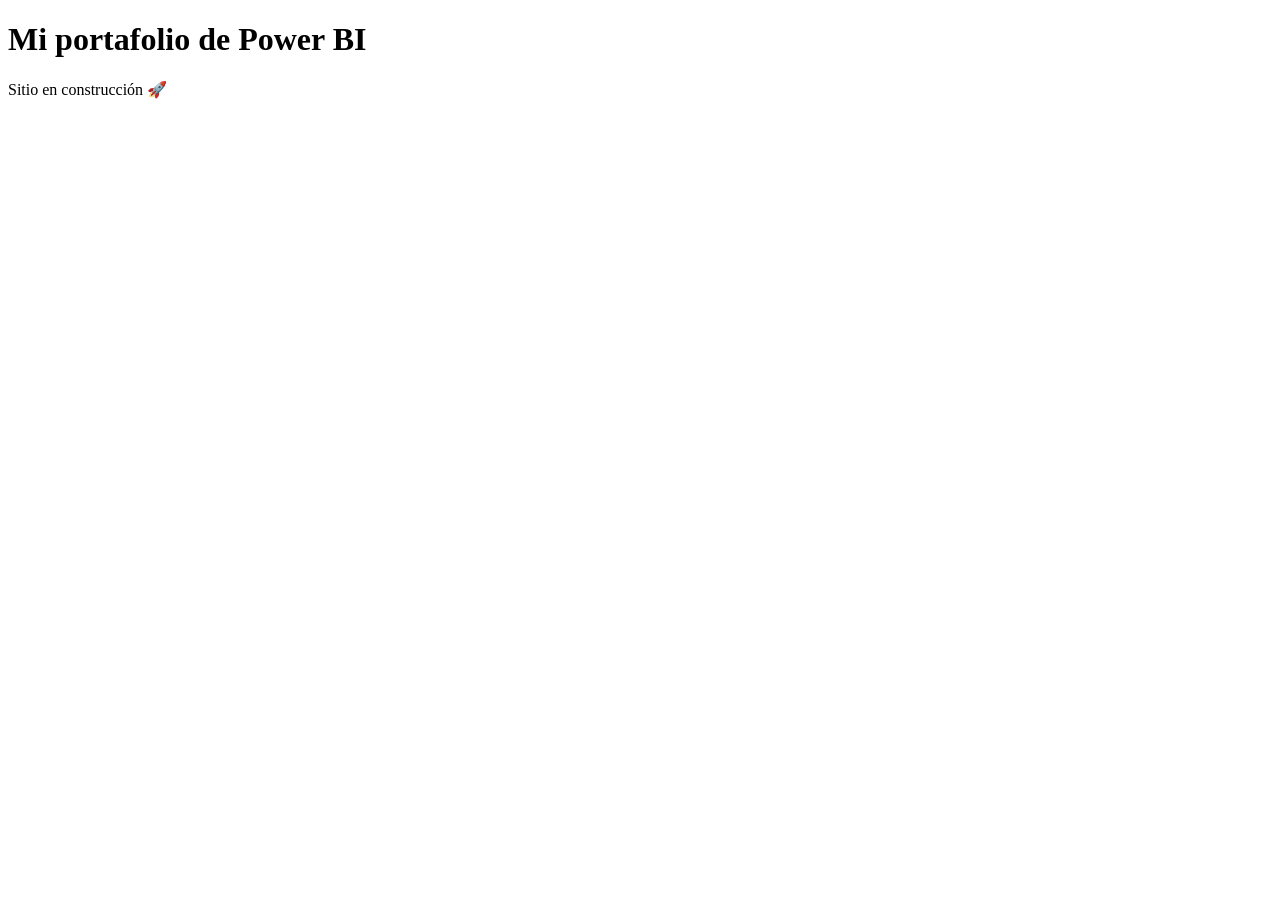
<file: Index.html>
<!DOCTYPE html>
<html lang="es">
<head>
    <meta charset="UTF-8">
    <title>Portafolio de Bryan</title>
</head>
<body>
    <h1>Mi portafolio de Power BI</h1>
    <p>Sitio en construcción 🚀</p>
</body>
</html>
</file>
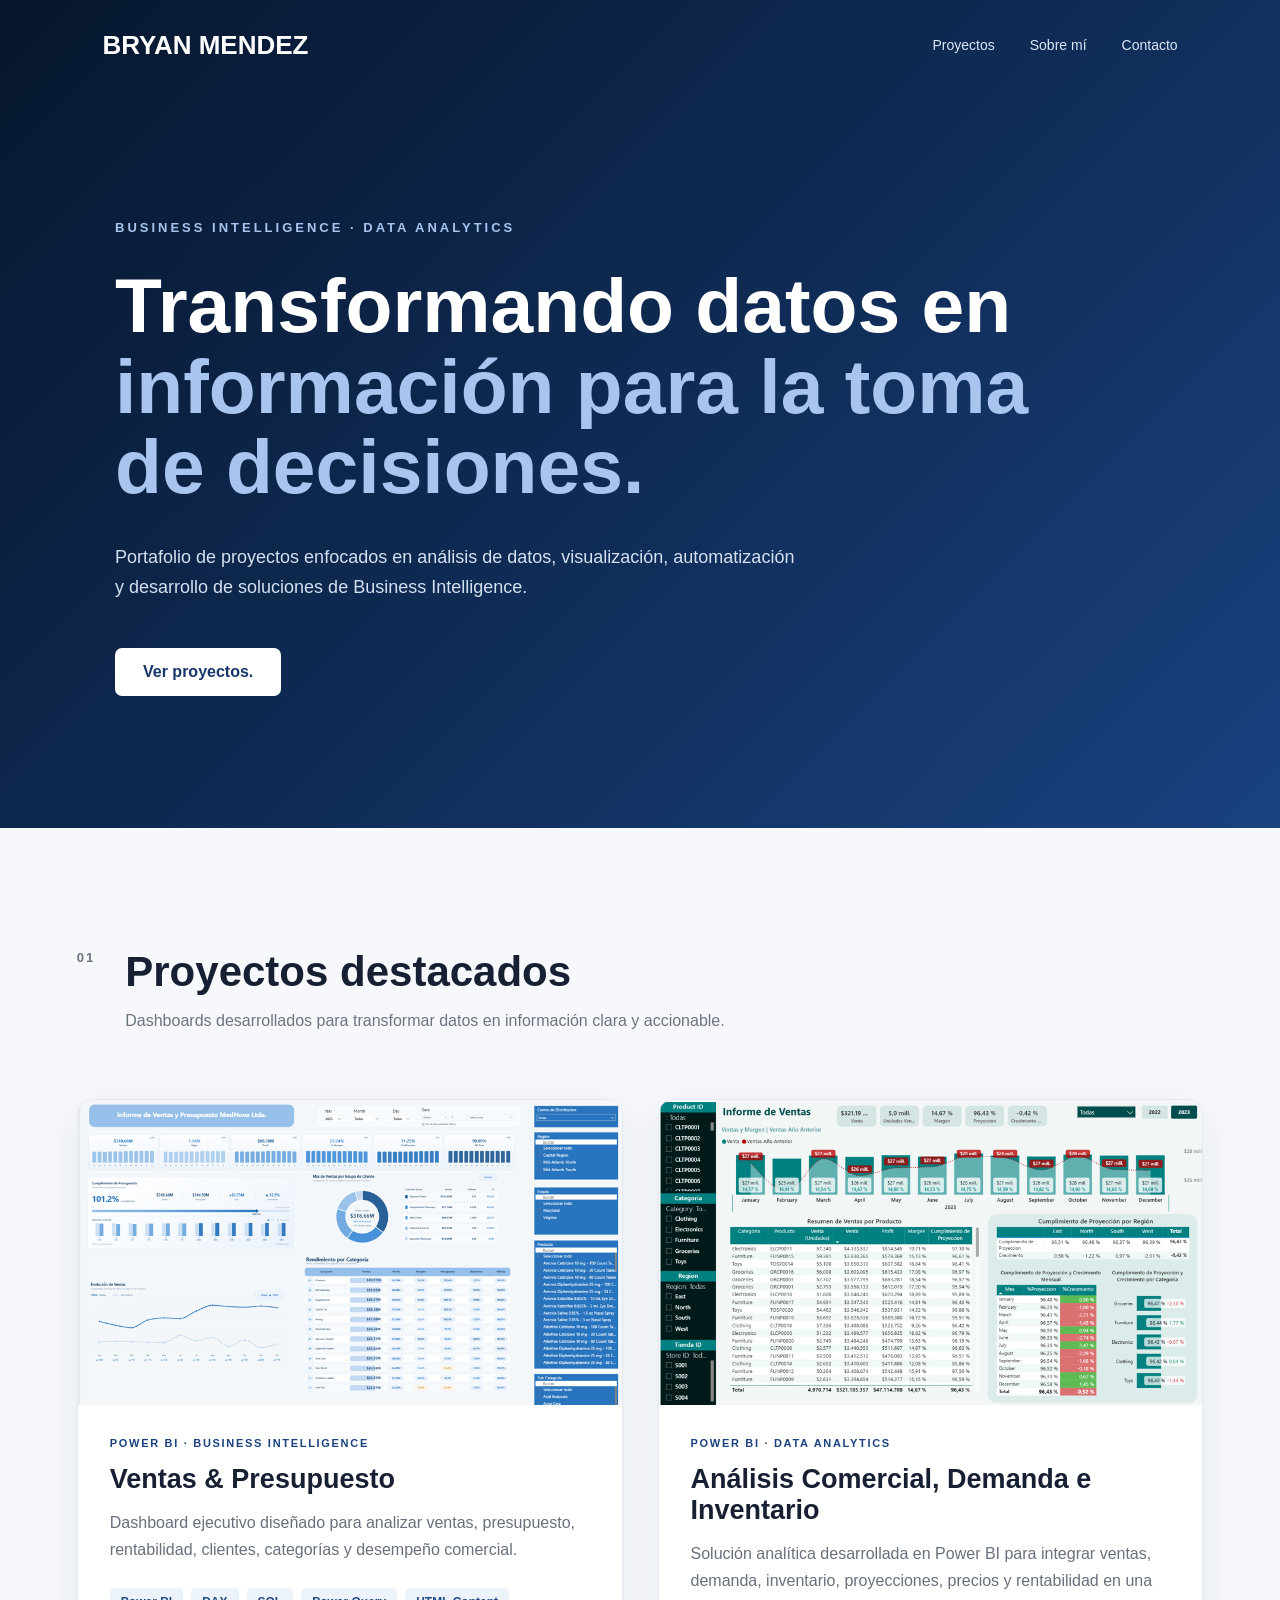
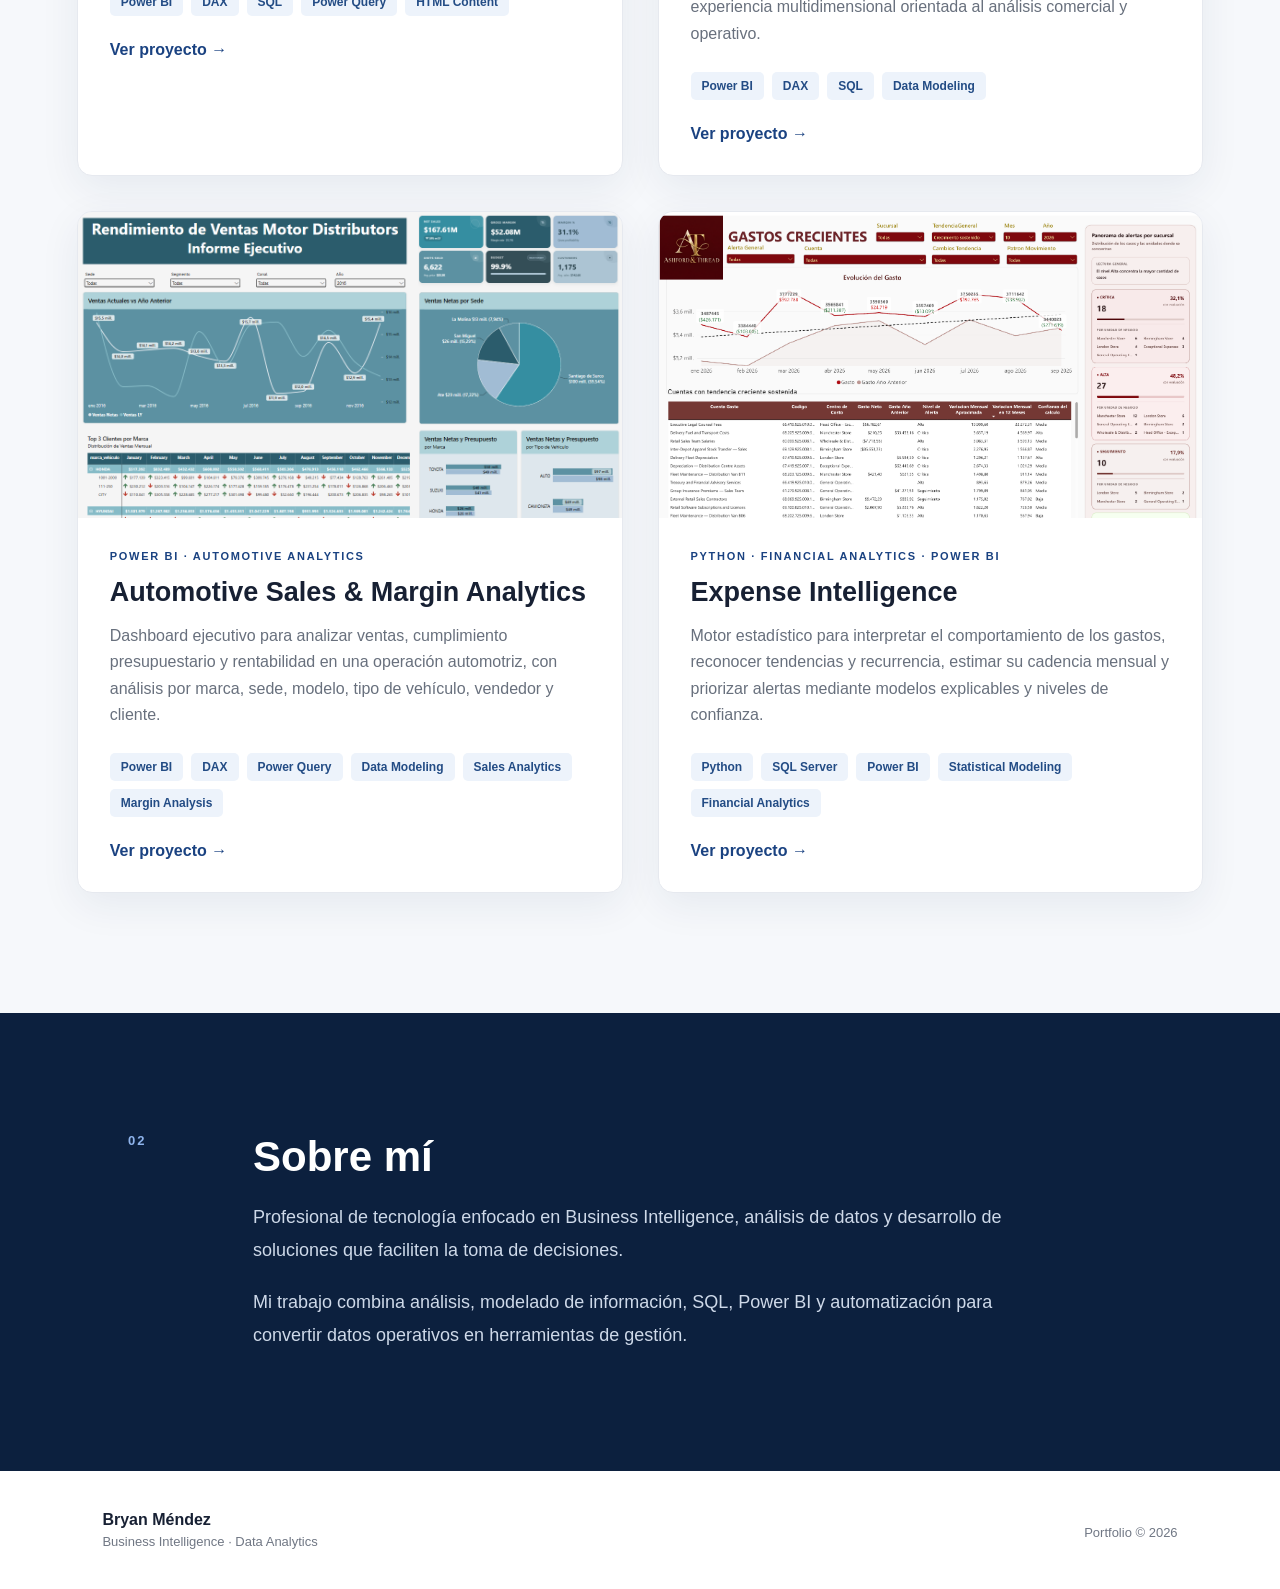
<file: index.html>
<!DOCTYPE html>
<html lang="es">

<head>
    <meta charset="UTF-8">
    <meta name="viewport" content="width=device-width, initial-scale=1.0">

    <title>Bryan Méndez | Business Intelligence</title>

    <link rel="stylesheet" href="./style.css">
</head>

<body>

    <header class="hero">

        <nav class="navbar">
            <div class="logo">BRYAN MENDEZ</div>

            <div class="nav-links">
                <a href="#proyectos">Proyectos</a>
                <a href="#sobre-mi">Sobre mí</a>
                <a href="#contacto">Contacto</a>
            </div>
        </nav>

        <div class="hero-content">

            <p class="eyebrow">BUSINESS INTELLIGENCE · DATA ANALYTICS</p>

            <h1>
                Transformando datos en
                <span>información para la toma de decisiones.</span>
            </h1>

            <p class="hero-description">
                Portafolio de proyectos enfocados en análisis de datos,
                visualización, automatización y desarrollo de soluciones
                de Business Intelligence.
            </p>

            <div class="hero-buttons">
                <a href="#proyectos" class="btn-primary">Ver proyectos.</a>
            </div>

        </div>

    </header>


    <main>

        <section id="proyectos" class="projects-section">

            <div class="section-heading">

                <p class="section-number">01</p>

                <div>
                    <h2>Proyectos destacados</h2>
                    <p>
                        Dashboards desarrollados para transformar datos
                        en información clara y accionable.
                    </p>
                </div>

            </div>


            <div class="projects-grid">

                <!-- PROYECTO 1 -->

                <article class="project-card">

                    <div class="project-image">

                        <img
                            src="assets/images/NovaReport.png"
                            alt="Dashboard de Ventas y Presupuesto en Power BI"
                        >

                    </div>

                    <div class="project-content">

                        <p class="project-type">
                            POWER BI · BUSINESS INTELLIGENCE
                        </p>

                        <h3>
                            Ventas & Presupuesto
                        </h3>

                        <p>
                            Dashboard ejecutivo diseñado para analizar
                            ventas, presupuesto, rentabilidad, clientes,
                            categorías y desempeño comercial.
                        </p>

                        <div class="technologies">
                            <span>Power BI</span>
                            <span>DAX</span>
                            <span>SQL</span>
                            <span>Power Query</span>
                            <span>HTML Content</span>
                        </div>

                        <a href="./projects/nova-report.html" class="project-link">
                              Ver proyecto →
                        </a>

                    </div>

                </article>


                <!-- PROYECTO 2 -->

                <article class="project-card">

                    <div class="project-image">

                        <img
                            src="assets/images/ventas inventario.png"
                            alt="Dashboard de análisis de ventas en Power BI"
                        >

                    </div>

                    <div class="project-content">

                        <p class="project-type">
                            POWER BI · DATA ANALYTICS
                        </p>

                        <h3>
                            An&aacute;lisis Comercial, Demanda e Inventario
                        </h3>

                        <p>
                            Solución analítica desarrollada en Power BI para integrar ventas, demanda, inventario,
                            proyecciones, precios y rentabilidad en una experiencia multidimensional
                            orientada al análisis comercial y operativo.
                        </p>

                        <div class="technologies">
                            <span>Power BI</span>
                            <span>DAX</span>
                            <span>SQL</span>
                            <span>Data Modeling</span>
                        </div>

<a
    href="./projects/commercial-analytics.html"
    class="project-link"
>
    Ver proyecto →
</a>

                    </div>

                </article>





            <!-- PROYECTO 3 -->

<article class="project-card">

    <div class="project-image">

        <img
            src="assets/images/Motor-distributors.png"
            alt="Dashboard Automotive Sales and Margin Analytics en Power BI"
        >

    </div>

    <div class="project-content">

        <p class="project-type">
            POWER BI · AUTOMOTIVE ANALYTICS
        </p>

        <h3>
            Automotive Sales & Margin Analytics
        </h3>

        <p>
            Dashboard ejecutivo para analizar ventas,
            cumplimiento presupuestario y rentabilidad
            en una operación automotriz, con análisis
            por marca, sede, modelo, tipo de vehículo,
            vendedor y cliente.
        </p>

        <div class="technologies">

            <span>Power BI</span>
            <span>DAX</span>
            <span>Power Query</span>
            <span>Data Modeling</span>
            <span>Sales Analytics</span>
            <span>Margin Analysis</span>

        </div>

        <a
            href="./projects/automotive-analytics.html"
            class="project-link"
        >
            Ver proyecto →
        </a>

    </div>

</article>

<!--FIN PROYECTO 3 -->

<!--INICIO PROYECTO 4 -->

<article class="project-card">
  <div class="project-image">
    <img src="assets/images/expense-dashboard-2.png"
         alt="Expense Intelligence: dashboard de alertas y análisis estadístico de gastos operativos"
         loading="lazy">
  </div>
  <div class="project-content">
    <p class="project-type">PYTHON · FINANCIAL ANALYTICS · POWER BI</p>
    <h3>Expense Intelligence</h3>
    <p>
      Motor estadístico para interpretar el comportamiento de los gastos,
      reconocer tendencias y recurrencia, estimar su cadencia mensual y
      priorizar alertas mediante modelos explicables y niveles de confianza.
    </p>
    <div class="technologies">
      <span>Python</span>
      <span>SQL Server</span>
      <span>Power BI</span>
      <span>Statistical Modeling</span>
      <span>Financial Analytics</span>
    </div>
    <a href="./projects/expense-intelligence.html" class="project-link">Ver proyecto →</a>
  </div>
</article>


<!--FIN PROYECTO 4 -->






            </div>

        </section>


        <section id="sobre-mi" class="about-section">

            <p class="section-number">02</p>

            <div class="about-content">

                <h2>Sobre mí</h2>

                <p>
                    Profesional de tecnología enfocado en Business Intelligence,
                    análisis de datos y desarrollo de soluciones que faciliten
                    la toma de decisiones.
                </p>

                <p>
                    Mi trabajo combina análisis, modelado de información,
                    SQL, Power BI y automatización para convertir datos
                    operativos en herramientas de gestión.
                </p>

            </div>

        </section>

    </main>


    <footer id="contacto">

        <div>
            <strong>Bryan Méndez</strong>
            <p>Business Intelligence · Data Analytics</p>
        </div>

        <p>Portfolio © 2026</p>

    </footer>

</body>

</html>
</file>
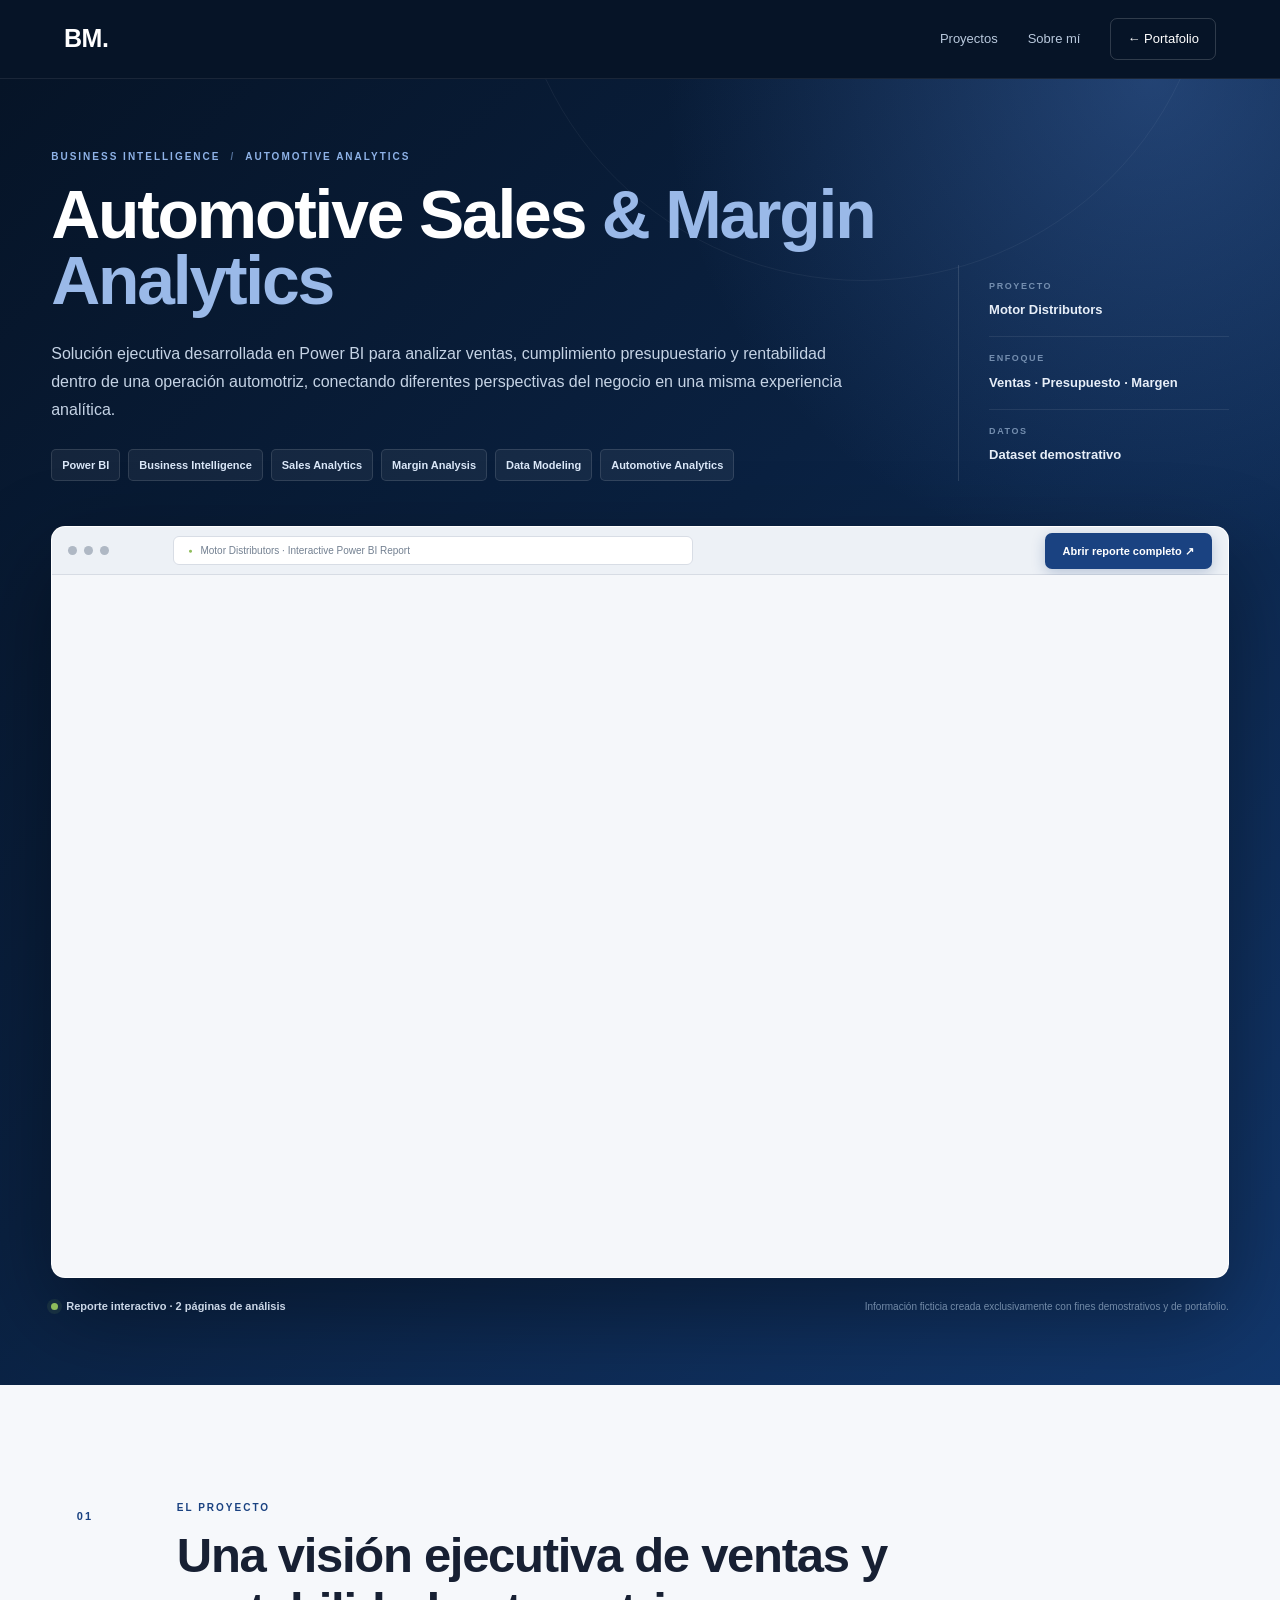
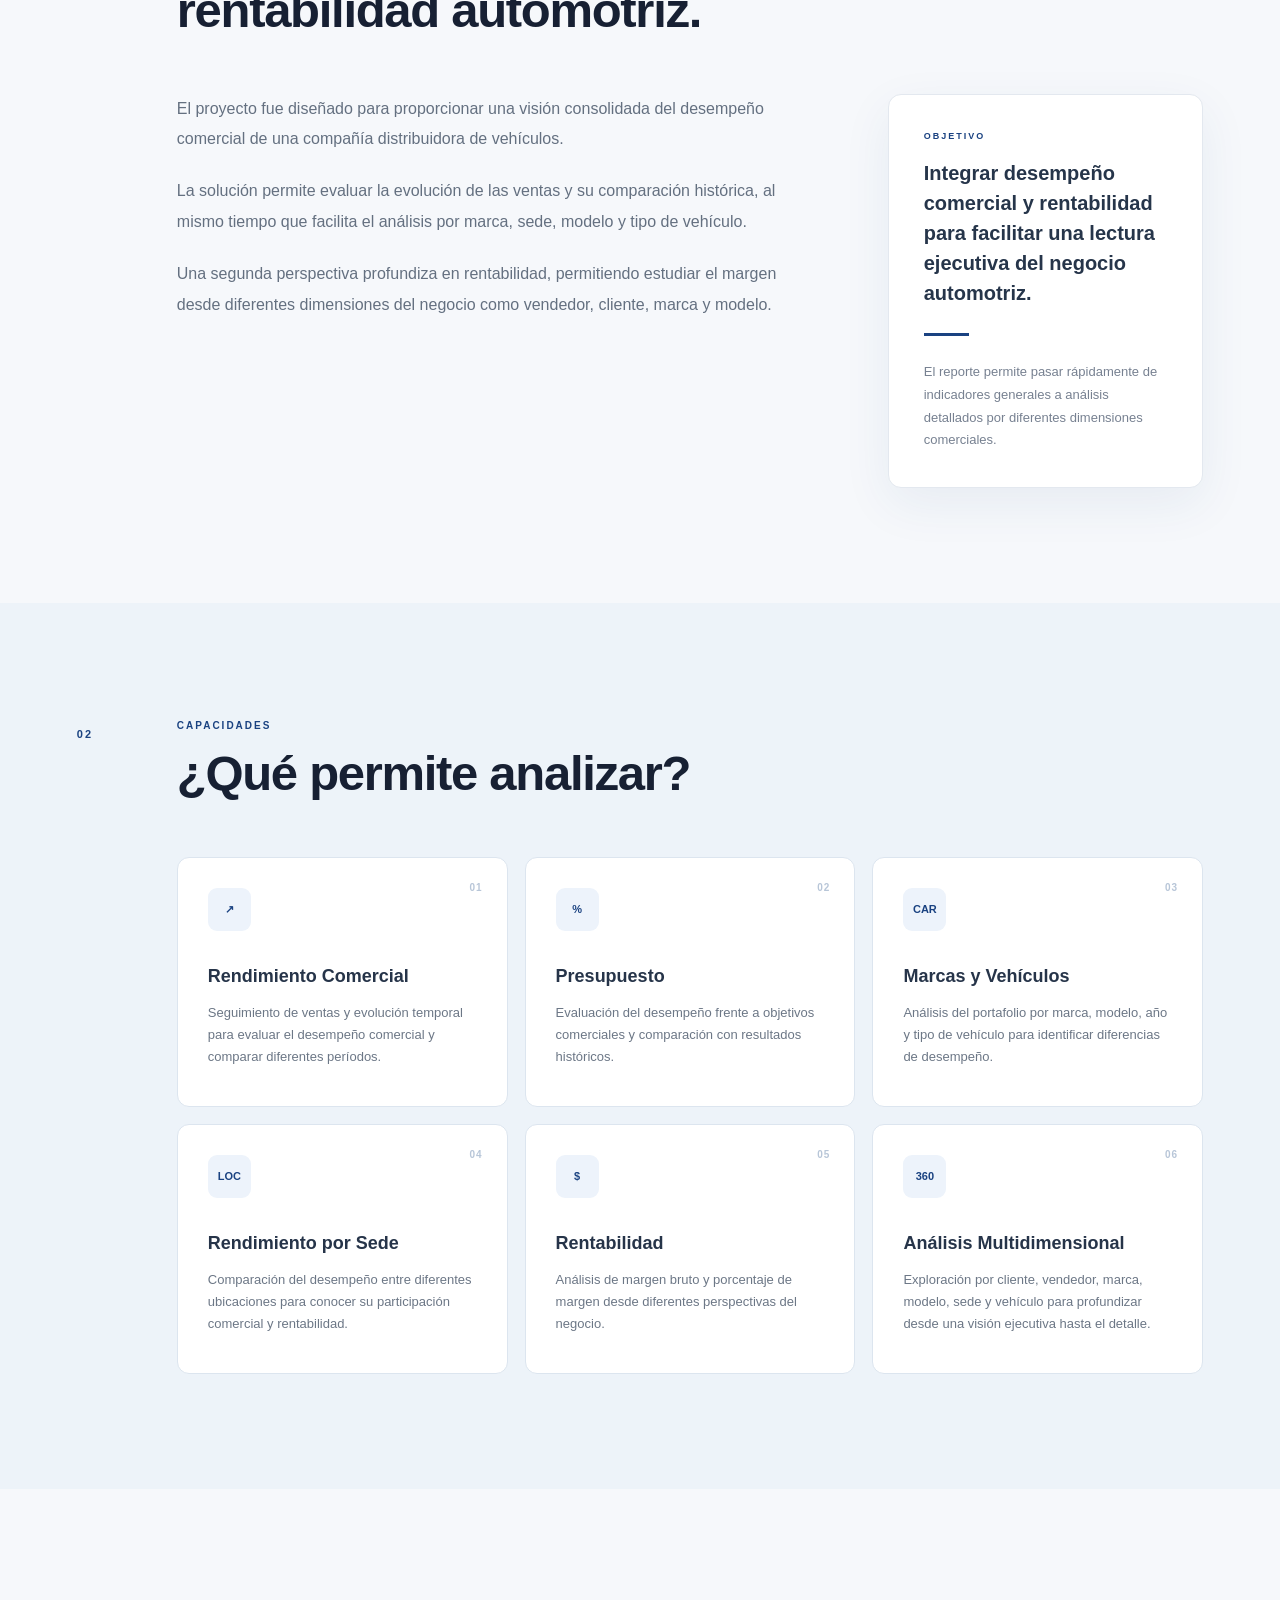
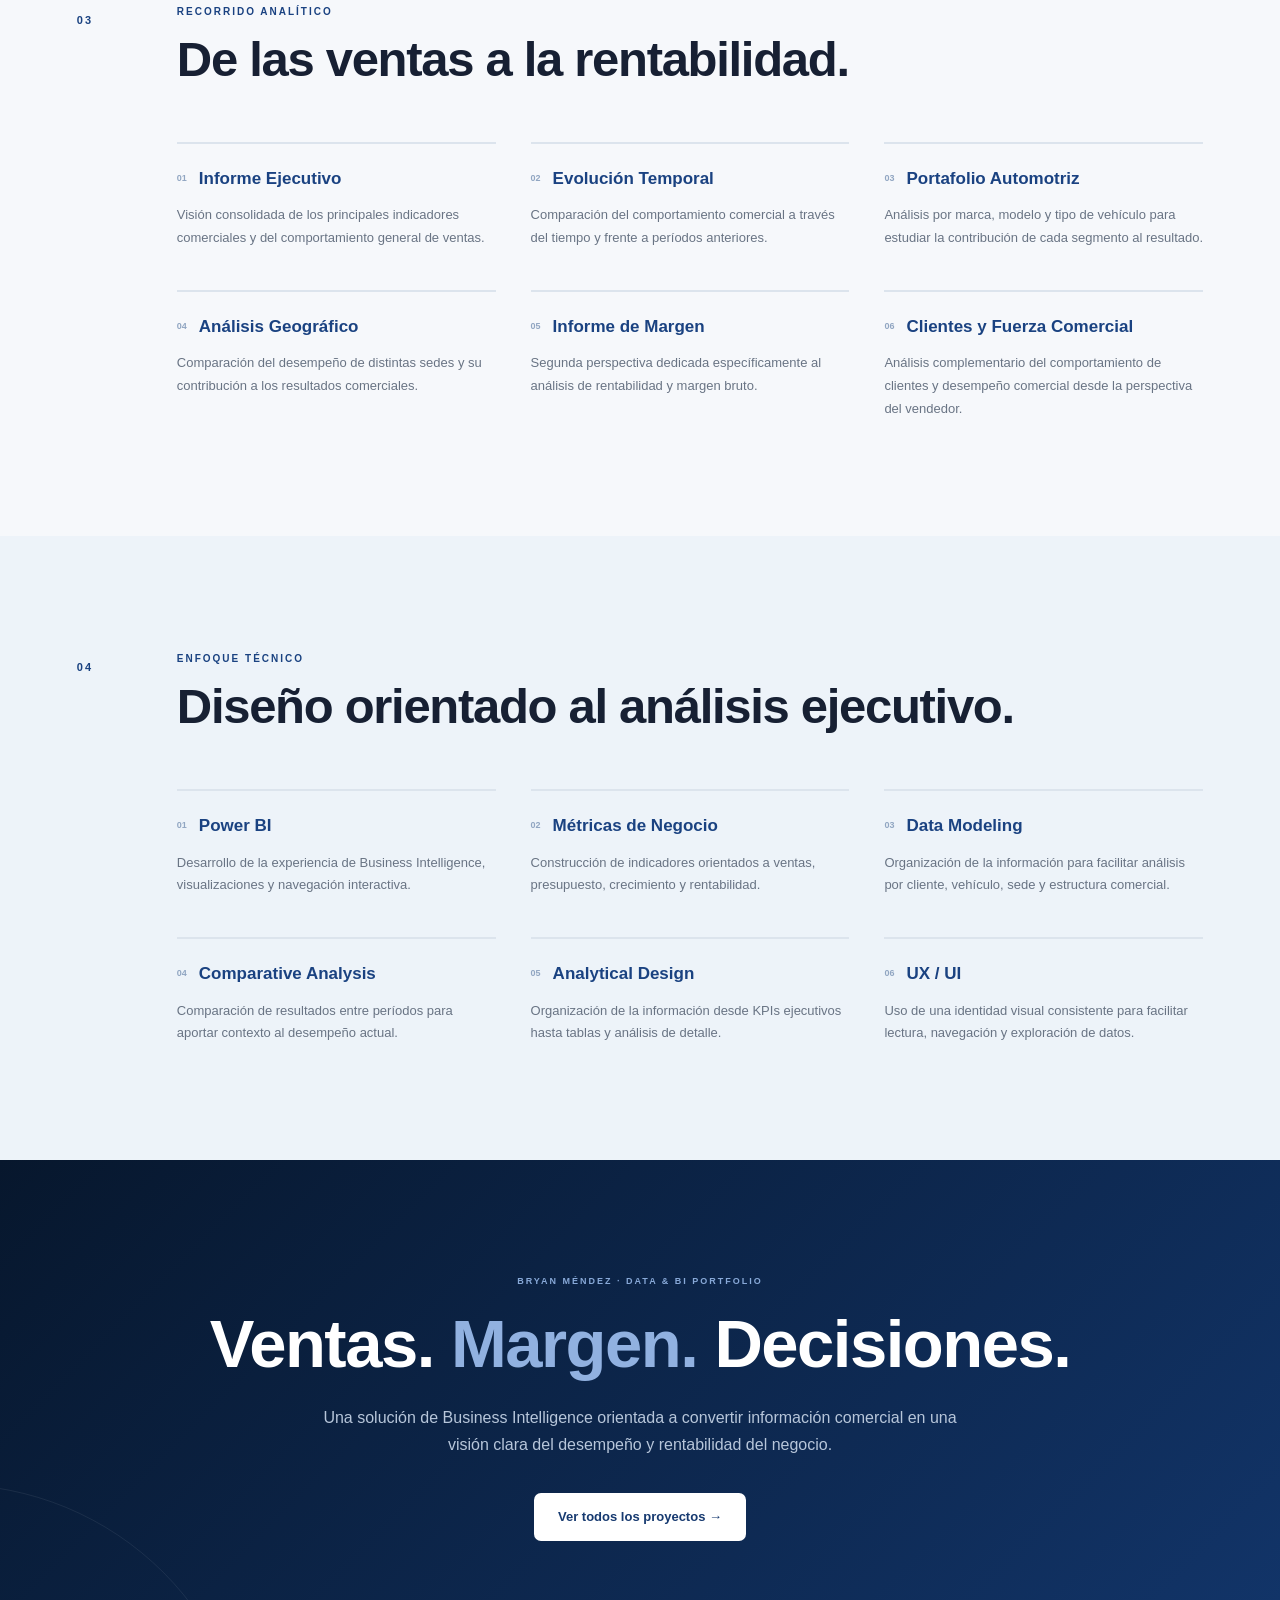
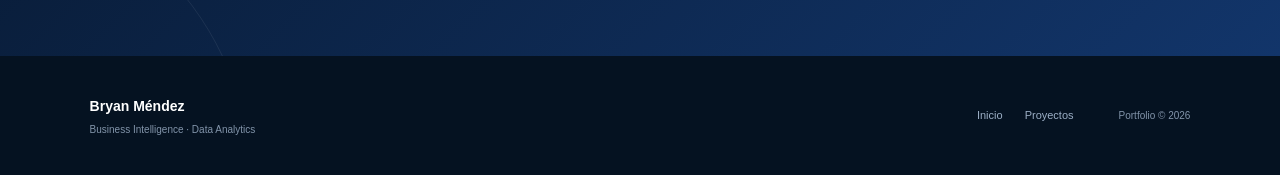
<file: projects/automotive-analytics.html>
<!DOCTYPE html>
<html lang="es">

<head>

    <meta charset="UTF-8">

    <meta
        name="viewport"
        content="width=device-width, initial-scale=1.0"
    >

    <meta
        name="description"
        content="Proyecto de Business Intelligence desarrollado en Power BI para analizar ventas, presupuesto y rentabilidad dentro de una operación automotriz."
    >

    <title>
        Automotive Sales & Margin Analytics | Bryan Méndez
    </title>

    <link
        rel="stylesheet"
        href="./project-report.css?v=2"
    >

</head>


<body>


    <!-- =====================================================
         NAVBAR
    ====================================================== -->

    <nav class="navbar">

        <div class="navbar-inner">

            <a
                href="../index.html"
                class="logo"
                aria-label="Volver al inicio"
            >
                BM.
            </a>


            <div class="nav-links">

                <a href="../index.html#proyectos">
                    Proyectos
                </a>

                <a href="../index.html#sobre-mi">
                    Sobre mí
                </a>

                <a
                    href="../index.html"
                    class="back-button"
                >
                    ← Portafolio
                </a>

            </div>

        </div>

    </nav>



    <main>


        <!-- =====================================================
             HERO + POWER BI
        ====================================================== -->

        <section class="hero">


            <div class="hero-inner">


                <div class="hero-info">


                    <!-- INFORMACIÓN PRINCIPAL -->

                    <div class="hero-copy">


                        <div class="breadcrumb">

                            BUSINESS INTELLIGENCE

                            <span>/</span>

                            AUTOMOTIVE ANALYTICS

                        </div>


                        <h1>

                            Automotive Sales
                            <span>& Margin Analytics</span>

                        </h1>


                        <p class="hero-description">

                            Solución ejecutiva desarrollada en Power BI
                            para analizar ventas, cumplimiento presupuestario
                            y rentabilidad dentro de una operación automotriz,
                            conectando diferentes perspectivas del negocio
                            en una misma experiencia analítica.

                        </p>


                        <div class="tech-list">

                            <span>Power BI</span>

                            <span>Business Intelligence</span>

                            <span>Sales Analytics</span>

                            <span>Margin Analysis</span>

                            <span>Data Modeling</span>

                            <span>Automotive Analytics</span>

                        </div>


                    </div>



                    <!-- METADATA -->

                    <div class="hero-meta">


                        <div class="meta-item">

                            <span>
                                PROYECTO
                            </span>

                            <strong>
                                Motor Distributors
                            </strong>

                        </div>


                        <div class="meta-item">

                            <span>
                                ENFOQUE
                            </span>

                            <strong>
                                Ventas · Presupuesto · Margen
                            </strong>

                        </div>


                        <div class="meta-item">

                            <span>
                                DATOS
                            </span>

                            <strong>
                                Dataset demostrativo
                            </strong>

                        </div>


                    </div>


                </div>



                <!-- =================================================
                     POWER BI INTERACTIVO
                ================================================== -->

                <div class="report-shell">


                    <!-- BARRA SUPERIOR -->

                    <div class="browser-bar">


                        <div class="browser-dots">

                            <span></span>
                            <span></span>
                            <span></span>

                        </div>



                        <div class="browser-address">

                            <span class="secure-icon">
                                ●
                            </span>

                            Motor Distributors · Interactive Power BI Report

                        </div>



                        <!-- CTA PRINCIPAL -->

                        <a
                            href="https://app.powerbi.com/view?r=eyJrIjoiOTQ1OTEwOTgtYjBiMi00YWNkLWJmZmYtNDkyY2Y0MjUwYTkzIiwidCI6Ijc2NjQ5ZmFmLWJlZjctNDNjMS05NzUyLWVjMmJlN2JkNThmMiIsImMiOjZ9"
                            target="_blank"
                            rel="noopener noreferrer"
                            class="open-report"
                        >

                            <span class="open-label-desktop">
                                Abrir reporte completo ↗
                            </span>

                            <span class="open-label-mobile">
                                Abrir reporte ↗
                            </span>

                        </a>


                    </div>



                    <!-- REPORTE REAL -->

                    <div class="powerbi-container">

                        <iframe
                            title="Motor Distributors"
                            src="https://app.powerbi.com/view?r=eyJrIjoiOTQ1OTEwOTgtYjBiMi00YWNkLWJmZmYtNDkyY2Y0MjUwYTkzIiwidCI6Ijc2NjQ5ZmFmLWJlZjctNDNjMS05NzUyLWVjMmJlN2JkNThmMiIsImMiOjZ9"
                            frameborder="0"
                            allowfullscreen="true">
                        </iframe>

                    </div>


                </div>



                <!-- INFORMACIÓN INFERIOR -->

                <div class="report-footer">


                    <div class="live-status">

                        <span class="live-dot"></span>

                        Reporte interactivo · 2 páginas de análisis

                    </div>


                    <p>

                        Información ficticia creada exclusivamente
                        con fines demostrativos y de portafolio.

                    </p>


                </div>


            </div>

        </section>



        <!-- =====================================================
             EL PROYECTO
        ====================================================== -->

        <section class="content-section">


            <div class="section-number">
                01
            </div>


            <div class="section-content">


                <div class="section-heading">

                    <p class="eyebrow">
                        EL PROYECTO
                    </p>


                    <h2>

                        Una visión ejecutiva de
                        ventas y rentabilidad automotriz.

                    </h2>

                </div>



                <div class="overview-grid">


                    <div class="overview-text">


                        <p>

                            El proyecto fue diseñado para proporcionar
                            una visión consolidada del desempeño comercial
                            de una compañía distribuidora de vehículos.

                        </p>


                        <p>

                            La solución permite evaluar la evolución de
                            las ventas y su comparación histórica,
                            al mismo tiempo que facilita el análisis
                            por marca, sede, modelo y tipo de vehículo.

                        </p>


                        <p>

                            Una segunda perspectiva profundiza en
                            rentabilidad, permitiendo estudiar el margen
                            desde diferentes dimensiones del negocio
                            como vendedor, cliente, marca y modelo.

                        </p>


                    </div>



                    <!-- OBJETIVO -->

                    <div class="objective-card">


                        <p class="card-label">
                            OBJETIVO
                        </p>


                        <h3>

                            Integrar desempeño comercial y rentabilidad
                            para facilitar una lectura ejecutiva
                            del negocio automotriz.

                        </h3>


                        <div class="objective-line"></div>


                        <p>

                            El reporte permite pasar rápidamente
                            de indicadores generales a análisis
                            detallados por diferentes dimensiones
                            comerciales.

                        </p>


                    </div>


                </div>


            </div>

        </section>



        <!-- =====================================================
             CAPACIDADES
        ====================================================== -->

        <section class="features-section">


            <div class="features-inner">


                <div class="section-number">
                    02
                </div>


                <div class="section-content">


                    <div class="section-heading">

                        <p class="eyebrow">
                            CAPACIDADES
                        </p>


                        <h2>
                            ¿Qué permite analizar?
                        </h2>

                    </div>



                    <div class="features-grid">


                        <!-- 01 -->

                        <article class="feature-card">

                            <span class="feature-number">
                                01
                            </span>


                            <div class="feature-icon">
                                ↗
                            </div>


                            <h3>
                                Rendimiento Comercial
                            </h3>


                            <p>

                                Seguimiento de ventas y evolución temporal
                                para evaluar el desempeño comercial
                                y comparar diferentes períodos.

                            </p>

                        </article>



                        <!-- 02 -->

                        <article class="feature-card">

                            <span class="feature-number">
                                02
                            </span>


                            <div class="feature-icon">
                                %
                            </div>


                            <h3>
                                Presupuesto
                            </h3>


                            <p>

                                Evaluación del desempeño frente
                                a objetivos comerciales y comparación
                                con resultados históricos.

                            </p>

                        </article>



                        <!-- 03 -->

                        <article class="feature-card">

                            <span class="feature-number">
                                03
                            </span>


                            <div class="feature-icon">
                                CAR
                            </div>


                            <h3>
                                Marcas y Vehículos
                            </h3>


                            <p>

                                Análisis del portafolio por marca,
                                modelo, año y tipo de vehículo
                                para identificar diferencias
                                de desempeño.

                            </p>

                        </article>



                        <!-- 04 -->

                        <article class="feature-card">

                            <span class="feature-number">
                                04
                            </span>


                            <div class="feature-icon">
                                LOC
                            </div>


                            <h3>
                                Rendimiento por Sede
                            </h3>


                            <p>

                                Comparación del desempeño entre
                                diferentes ubicaciones para conocer
                                su participación comercial
                                y rentabilidad.

                            </p>

                        </article>



                        <!-- 05 -->

                        <article class="feature-card">

                            <span class="feature-number">
                                05
                            </span>


                            <div class="feature-icon">
                                $
                            </div>


                            <h3>
                                Rentabilidad
                            </h3>


                            <p>

                                Análisis de margen bruto y porcentaje
                                de margen desde diferentes perspectivas
                                del negocio.

                            </p>

                        </article>



                        <!-- 06 -->

                        <article class="feature-card">

                            <span class="feature-number">
                                06
                            </span>


                            <div class="feature-icon">
                                360
                            </div>


                            <h3>
                                Análisis Multidimensional
                            </h3>


                            <p>

                                Exploración por cliente, vendedor,
                                marca, modelo, sede y vehículo
                                para profundizar desde una visión
                                ejecutiva hasta el detalle.

                            </p>

                        </article>


                    </div>


                </div>


            </div>

        </section>



        <!-- =====================================================
             RECORRIDO ANALÍTICO
        ====================================================== -->

        <section class="content-section">


            <div class="section-number">
                03
            </div>


            <div class="section-content">


                <div class="section-heading">

                    <p class="eyebrow">
                        RECORRIDO ANALÍTICO
                    </p>


                    <h2>

                        De las ventas
                        a la rentabilidad.

                    </h2>

                </div>



                <div class="technical-grid">


                    <!-- 01 -->

                    <article class="technical-card">

                        <div class="technical-header">

                            <span>
                                01
                            </span>

                            <h3>
                                Informe Ejecutivo
                            </h3>

                        </div>


                        <p>

                            Visión consolidada de los principales
                            indicadores comerciales y del comportamiento
                            general de ventas.

                        </p>

                    </article>



                    <!-- 02 -->

                    <article class="technical-card">

                        <div class="technical-header">

                            <span>
                                02
                            </span>

                            <h3>
                                Evolución Temporal
                            </h3>

                        </div>


                        <p>

                            Comparación del comportamiento comercial
                            a través del tiempo y frente
                            a períodos anteriores.

                        </p>

                    </article>



                    <!-- 03 -->

                    <article class="technical-card">

                        <div class="technical-header">

                            <span>
                                03
                            </span>

                            <h3>
                                Portafolio Automotriz
                            </h3>

                        </div>


                        <p>

                            Análisis por marca, modelo y tipo
                            de vehículo para estudiar la contribución
                            de cada segmento al resultado.

                        </p>

                    </article>



                    <!-- 04 -->

                    <article class="technical-card">

                        <div class="technical-header">

                            <span>
                                04
                            </span>

                            <h3>
                                Análisis Geográfico
                            </h3>

                        </div>


                        <p>

                            Comparación del desempeño de distintas
                            sedes y su contribución a los
                            resultados comerciales.

                        </p>

                    </article>



                    <!-- 05 -->

                    <article class="technical-card">

                        <div class="technical-header">

                            <span>
                                05
                            </span>

                            <h3>
                                Informe de Margen
                            </h3>

                        </div>


                        <p>

                            Segunda perspectiva dedicada
                            específicamente al análisis de rentabilidad
                            y margen bruto.

                        </p>

                    </article>



                    <!-- 06 -->

                    <article class="technical-card">

                        <div class="technical-header">

                            <span>
                                06
                            </span>

                            <h3>
                                Clientes y Fuerza Comercial
                            </h3>

                        </div>


                        <p>

                            Análisis complementario del comportamiento
                            de clientes y desempeño comercial
                            desde la perspectiva del vendedor.

                        </p>

                    </article>


                </div>


            </div>

        </section>



        <!-- =====================================================
             ENFOQUE TÉCNICO
        ====================================================== -->

        <section class="features-section">


            <div class="features-inner">


                <div class="section-number">
                    04
                </div>


                <div class="section-content">


                    <div class="section-heading">

                        <p class="eyebrow">
                            ENFOQUE TÉCNICO
                        </p>


                        <h2>

                            Diseño orientado
                            al análisis ejecutivo.

                        </h2>

                    </div>



                    <div class="technical-grid">


                        <!-- 01 -->

                        <article class="technical-card">

                            <div class="technical-header">

                                <span>
                                    01
                                </span>

                                <h3>
                                    Power BI
                                </h3>

                            </div>


                            <p>

                                Desarrollo de la experiencia
                                de Business Intelligence,
                                visualizaciones y navegación
                                interactiva.

                            </p>

                        </article>



                        <!-- 02 -->

                        <article class="technical-card">

                            <div class="technical-header">

                                <span>
                                    02
                                </span>

                                <h3>
                                    Métricas de Negocio
                                </h3>

                            </div>


                            <p>

                                Construcción de indicadores orientados
                                a ventas, presupuesto, crecimiento
                                y rentabilidad.

                            </p>

                        </article>



                        <!-- 03 -->

                        <article class="technical-card">

                            <div class="technical-header">

                                <span>
                                    03
                                </span>

                                <h3>
                                    Data Modeling
                                </h3>

                            </div>


                            <p>

                                Organización de la información
                                para facilitar análisis por cliente,
                                vehículo, sede y estructura comercial.

                            </p>

                        </article>



                        <!-- 04 -->

                        <article class="technical-card">

                            <div class="technical-header">

                                <span>
                                    04
                                </span>

                                <h3>
                                    Comparative Analysis
                                </h3>

                            </div>


                            <p>

                                Comparación de resultados entre
                                períodos para aportar contexto
                                al desempeño actual.

                            </p>

                        </article>



                        <!-- 05 -->

                        <article class="technical-card">

                            <div class="technical-header">

                                <span>
                                    05
                                </span>

                                <h3>
                                    Analytical Design
                                </h3>

                            </div>


                            <p>

                                Organización de la información
                                desde KPIs ejecutivos hasta
                                tablas y análisis de detalle.

                            </p>

                        </article>



                        <!-- 06 -->

                        <article class="technical-card">

                            <div class="technical-header">

                                <span>
                                    06
                                </span>

                                <h3>
                                    UX / UI
                                </h3>

                            </div>


                            <p>

                                Uso de una identidad visual
                                consistente para facilitar lectura,
                                navegación y exploración de datos.

                            </p>

                        </article>


                    </div>


                </div>


            </div>

        </section>



        <!-- =====================================================
             CIERRE
        ====================================================== -->

        <section class="closing-section">


            <div class="closing-inner">


                <p class="closing-eyebrow">

                    BRYAN MÉNDEZ · DATA & BI PORTFOLIO

                </p>


                <h2>

                    Ventas.
                    <span>Margen.</span>
                    Decisiones.

                </h2>


                <p>

                    Una solución de Business Intelligence
                    orientada a convertir información comercial
                    en una visión clara del desempeño
                    y rentabilidad del negocio.

                </p>


                <a
                    href="../index.html#proyectos"
                    class="closing-button"
                >
                    Ver todos los proyectos →
                </a>


            </div>

        </section>


    </main>



    <!-- =====================================================
         FOOTER
    ====================================================== -->

    <footer>


        <div>

            <strong>
                Bryan Méndez
            </strong>

            <p>
                Business Intelligence · Data Analytics
            </p>

        </div>


        <div class="footer-links">

            <a href="../index.html">
                Inicio
            </a>

            <a href="../index.html#proyectos">
                Proyectos
            </a>

        </div>


        <p class="copyright">
            Portfolio © 2026
        </p>


    </footer>


</body>

</html>
</file>
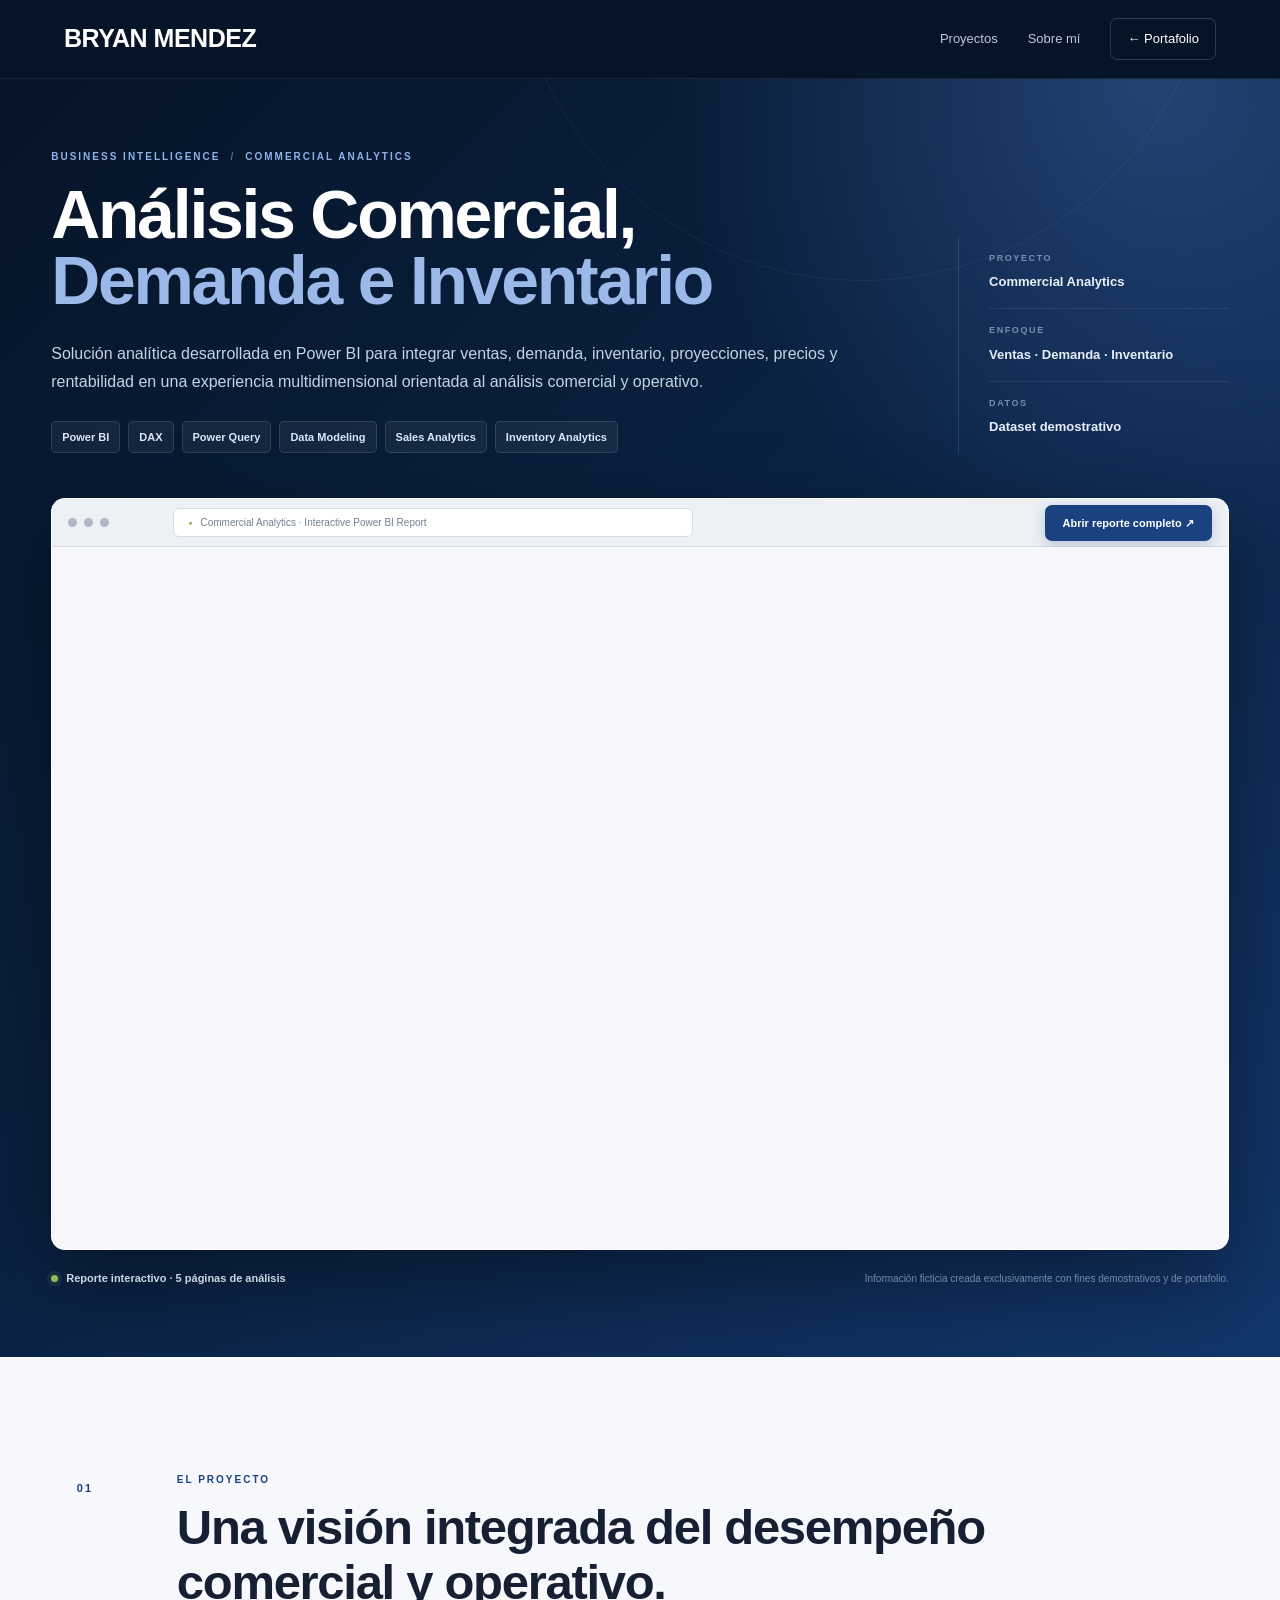
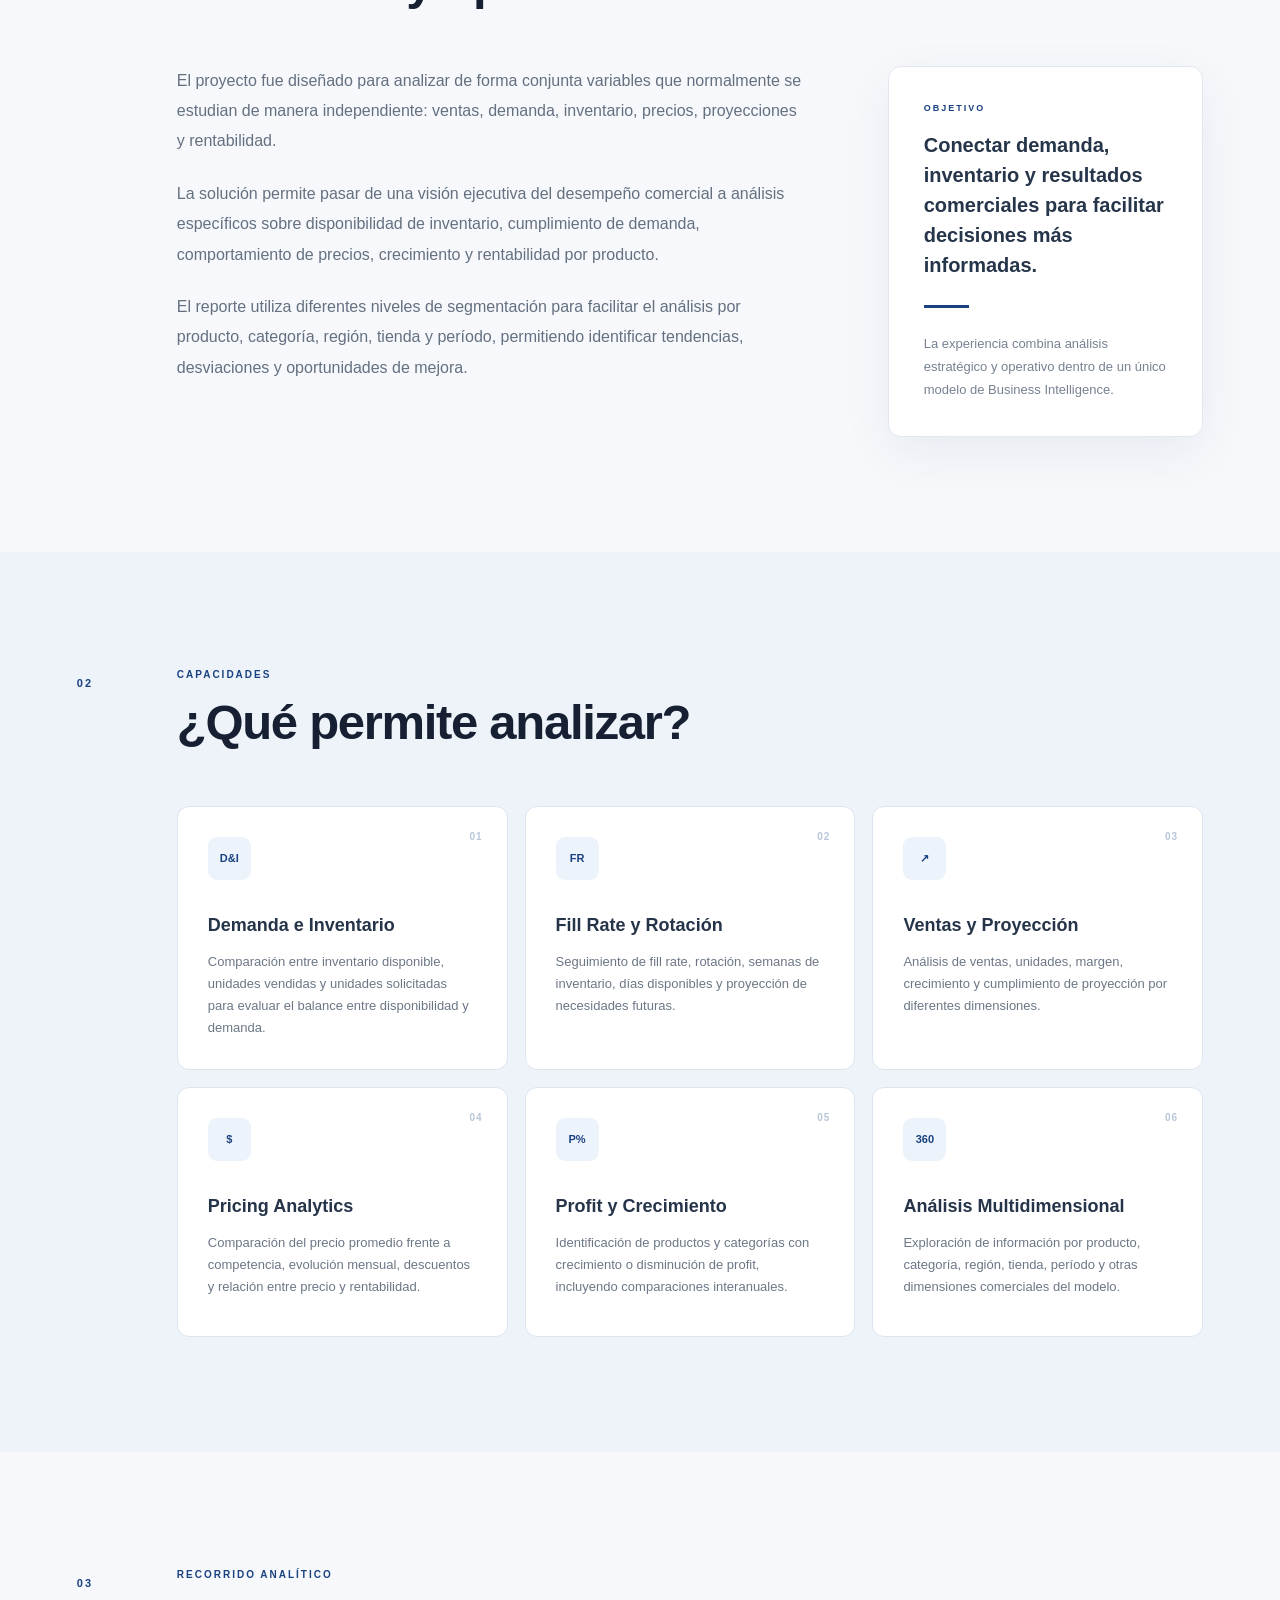
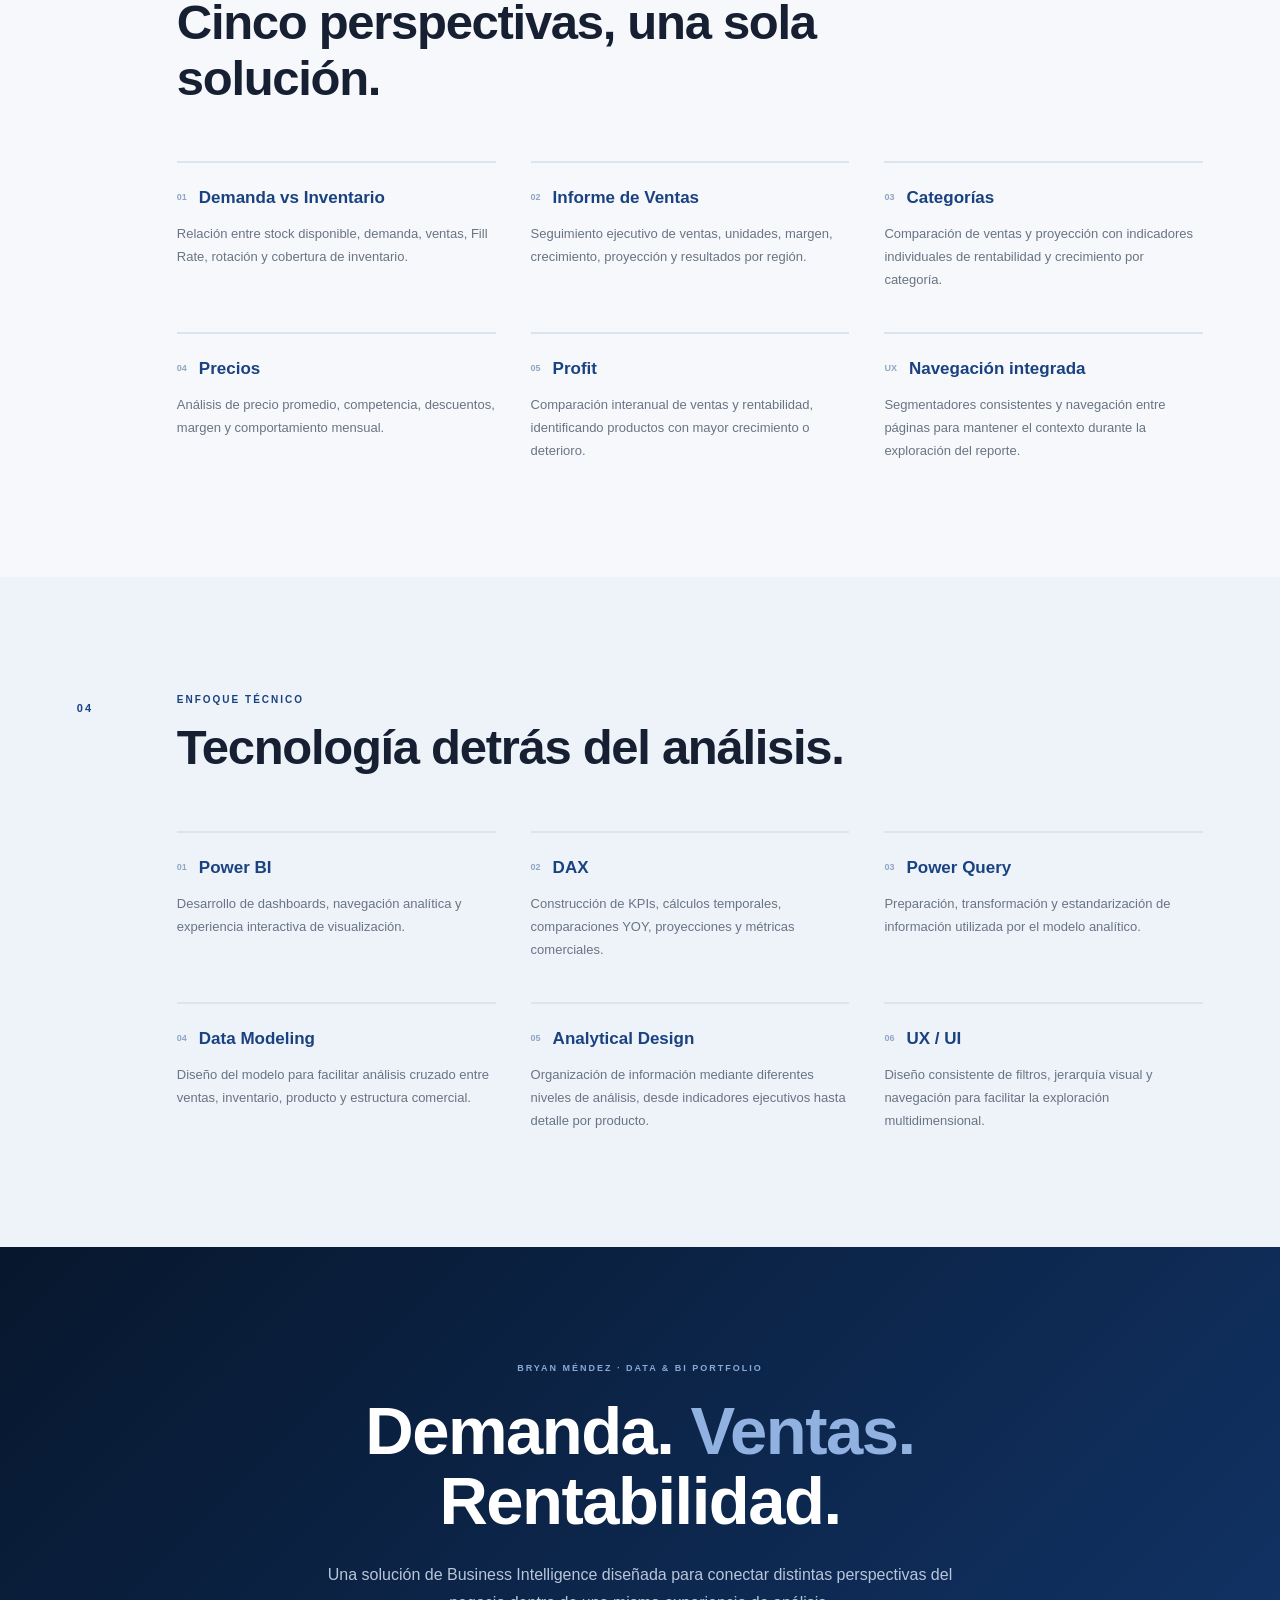
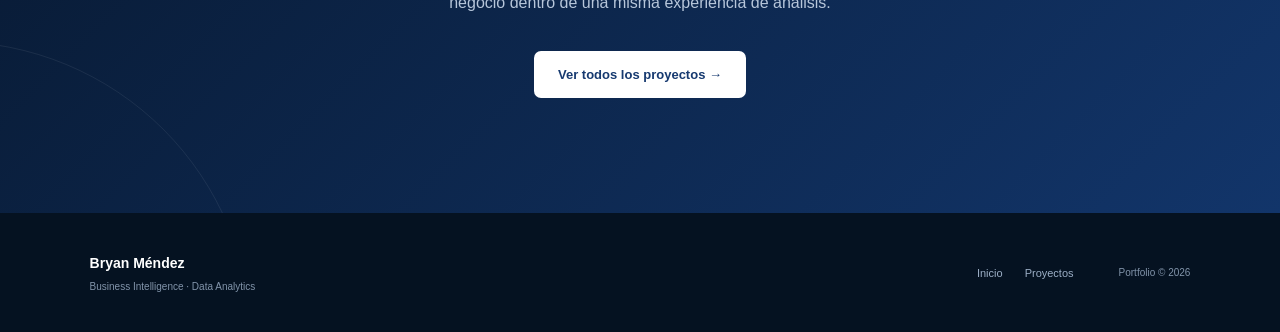
<file: projects/commercial-analytics.html>
<!DOCTYPE html>
<html lang="es">

<head>
    <meta charset="UTF-8">

    <meta
        name="viewport"
        content="width=device-width, initial-scale=1.0"
    >

    <meta
        name="description"
        content="Proyecto de Business Intelligence desarrollado en Power BI para analizar ventas, demanda, inventario, proyecciones, precios y rentabilidad."
    >

    <title>
        Commercial Analytics | Bryan Méndez
    </title>

    <link
        rel="stylesheet"
        href="./project-report.css?v=2"
    >
</head>


<body>


    <!-- =====================================================
         NAVBAR
    ====================================================== -->

    <nav class="navbar">

        <div class="navbar-inner">

            <a
                href="../index.html"
                class="logo"
                aria-label="Volver al inicio"
            >
                BRYAN MENDEZ
            </a>


            <div class="nav-links">

                <a href="../index.html#proyectos">
                    Proyectos
                </a>

                <a href="../index.html#sobre-mi">
                    Sobre mí
                </a>

                <a
                    href="../index.html"
                    class="back-button"
                >
                    ← Portafolio
                </a>

            </div>

        </div>

    </nav>



    <main>


        <!-- =====================================================
             HERO + POWER BI
        ====================================================== -->

        <section class="hero">


            <div class="hero-inner">


                <!-- INFORMACIÓN DEL PROYECTO -->

                <div class="hero-info">


                    <div class="hero-copy">


                        <div class="breadcrumb">
                            BUSINESS INTELLIGENCE
                            <span>/</span>
                            COMMERCIAL ANALYTICS
                        </div>


                        <h1>
                            Análisis Comercial,
                            <span>Demanda e Inventario</span>
                        </h1>


                        <p class="hero-description">

                            Solución analítica desarrollada en Power BI
                            para integrar ventas, demanda, inventario,
                            proyecciones, precios y rentabilidad en una
                            experiencia multidimensional orientada al
                            análisis comercial y operativo.

                        </p>


                        <div class="tech-list">

                            <span>Power BI</span>
                            <span>DAX</span>
                            <span>Power Query</span>
                            <span>Data Modeling</span>
                            <span>Sales Analytics</span>
                            <span>Inventory Analytics</span>

                        </div>


                    </div>



                    <!-- METADATA -->

                    <div class="hero-meta">


                        <div class="meta-item">

                            <span>
                                PROYECTO
                            </span>

                            <strong>
                                Commercial Analytics
                            </strong>

                        </div>


                        <div class="meta-item">

                            <span>
                                ENFOQUE
                            </span>

                            <strong>
                                Ventas · Demanda · Inventario
                            </strong>

                        </div>


                        <div class="meta-item">

                            <span>
                                DATOS
                            </span>

                            <strong>
                                Dataset demostrativo
                            </strong>

                        </div>


                    </div>


                </div>



                <!-- =================================================
                     POWER BI
                ================================================== -->

                <div class="report-shell">


                    <!-- BARRA TIPO NAVEGADOR -->

                    <div class="browser-bar">


                        <div class="browser-dots">

                            <span></span>
                            <span></span>
                            <span></span>

                        </div>



                        <div class="browser-address">

                            <span class="secure-icon">
                                ●
                            </span>

                            Commercial Analytics · Interactive Power BI Report

                        </div>



                        <!-- BOTÓN PRINCIPAL -->

                        <a
                            href="https://app.powerbi.com/view?r=eyJrIjoiNTNlZTJhOWEtMWZhNS00ZWE1LWE0NGEtNGNkNzYwMTI3OTA3IiwidCI6Ijc2NjQ5ZmFmLWJlZjctNDNjMS05NzUyLWVjMmJlN2JkNThmMiIsImMiOjZ9"
                            target="_blank"
    rel="noopener noreferrer"
    class="open-report"
>
    <span class="open-label-desktop">
        Abrir reporte completo ↗
    </span>

    <span class="open-label-mobile">
        Abrir reporte ↗
    </span>
</a>


                    </div>



                    <!-- REPORTE INTERACTIVO -->

                    <div class="powerbi-container">

                        <iframe
                            title="Analisis de Inventario"
                            src="https://app.powerbi.com/view?r=eyJrIjoiNTNlZTJhOWEtMWZhNS00ZWE1LWE0NGEtNGNkNzYwMTI3OTA3IiwidCI6Ijc2NjQ5ZmFmLWJlZjctNDNjMS05NzUyLWVjMmJlN2JkNThmMiIsImMiOjZ9"
                            frameborder="0"
                            allowfullscreen="true">
                        </iframe>

                    </div>


                </div>



                <!-- INFO INFERIOR -->

                <div class="report-footer">


                    <div class="live-status">

                        <span class="live-dot"></span>

                        Reporte interactivo · 5 páginas de análisis

                    </div>


                    <p>

                        Información ficticia creada exclusivamente
                        con fines demostrativos y de portafolio.

                    </p>


                </div>


            </div>

        </section>



        <!-- =====================================================
             EL PROYECTO
        ====================================================== -->

        <section class="content-section">


            <div class="section-number">
                01
            </div>


            <div class="section-content">


                <div class="section-heading">

                    <p class="eyebrow">
                        EL PROYECTO
                    </p>


                    <h2>
                        Una visión integrada del
                        desempeño comercial y operativo.
                    </h2>

                </div>



                <div class="overview-grid">


                    <div class="overview-text">

                        <p>

                            El proyecto fue diseñado para analizar de forma
                            conjunta variables que normalmente se estudian
                            de manera independiente: ventas, demanda,
                            inventario, precios, proyecciones y rentabilidad.

                        </p>


                        <p>

                            La solución permite pasar de una visión ejecutiva
                            del desempeño comercial a análisis específicos
                            sobre disponibilidad de inventario, cumplimiento
                            de demanda, comportamiento de precios,
                            crecimiento y rentabilidad por producto.

                        </p>


                        <p>

                            El reporte utiliza diferentes niveles de
                            segmentación para facilitar el análisis por
                            producto, categoría, región, tienda y período,
                            permitiendo identificar tendencias,
                            desviaciones y oportunidades de mejora.

                        </p>


                    </div>



                    <!-- OBJETIVO -->

                    <div class="objective-card">


                        <p class="card-label">
                            OBJETIVO
                        </p>


                        <h3>

                            Conectar demanda, inventario y resultados
                            comerciales para facilitar decisiones
                            más informadas.

                        </h3>


                        <div class="objective-line"></div>


                        <p>

                            La experiencia combina análisis estratégico
                            y operativo dentro de un único modelo
                            de Business Intelligence.

                        </p>


                    </div>


                </div>


            </div>

        </section>



        <!-- =====================================================
             CAPACIDADES
        ====================================================== -->

        <section class="features-section">


            <div class="features-inner">


                <div class="section-number">
                    02
                </div>


                <div class="section-content">


                    <div class="section-heading">

                        <p class="eyebrow">
                            CAPACIDADES
                        </p>


                        <h2>
                            ¿Qué permite analizar?
                        </h2>

                    </div>



                    <div class="features-grid">


                        <!-- 01 -->

                        <article class="feature-card">

                            <span class="feature-number">
                                01
                            </span>


                            <div class="feature-icon">
                                D&I
                            </div>


                            <h3>
                                Demanda e Inventario
                            </h3>


                            <p>

                                Comparación entre inventario disponible,
                                unidades vendidas y unidades solicitadas
                                para evaluar el balance entre disponibilidad
                                y demanda.

                            </p>

                        </article>



                        <!-- 02 -->

                        <article class="feature-card">

                            <span class="feature-number">
                                02
                            </span>


                            <div class="feature-icon">
                                FR
                            </div>


                            <h3>
                                Fill Rate y Rotación
                            </h3>


                            <p>

                                Seguimiento de fill rate, rotación,
                                semanas de inventario, días disponibles
                                y proyección de necesidades futuras.

                            </p>

                        </article>



                        <!-- 03 -->

                        <article class="feature-card">

                            <span class="feature-number">
                                03
                            </span>


                            <div class="feature-icon">
                                ↗
                            </div>


                            <h3>
                                Ventas y Proyección
                            </h3>


                            <p>

                                Análisis de ventas, unidades,
                                margen, crecimiento y cumplimiento
                                de proyección por diferentes dimensiones.

                            </p>

                        </article>



                        <!-- 04 -->

                        <article class="feature-card">

                            <span class="feature-number">
                                04
                            </span>


                            <div class="feature-icon">
                                $
                            </div>


                            <h3>
                                Pricing Analytics
                            </h3>


                            <p>

                                Comparación del precio promedio frente
                                a competencia, evolución mensual,
                                descuentos y relación entre
                                precio y rentabilidad.

                            </p>

                        </article>



                        <!-- 05 -->

                        <article class="feature-card">

                            <span class="feature-number">
                                05
                            </span>


                            <div class="feature-icon">
                                P%
                            </div>


                            <h3>
                                Profit y Crecimiento
                            </h3>


                            <p>

                                Identificación de productos y categorías
                                con crecimiento o disminución de profit,
                                incluyendo comparaciones interanuales.

                            </p>

                        </article>



                        <!-- 06 -->

                        <article class="feature-card">

                            <span class="feature-number">
                                06
                            </span>


                            <div class="feature-icon">
                                360
                            </div>


                            <h3>
                                Análisis Multidimensional
                            </h3>


                            <p>

                                Exploración de información por producto,
                                categoría, región, tienda, período y otras
                                dimensiones comerciales del modelo.

                            </p>

                        </article>


                    </div>


                </div>


            </div>

        </section>



        <!-- =====================================================
             RECORRIDO ANALÍTICO
        ====================================================== -->

        <section class="content-section">


            <div class="section-number">
                03
            </div>


            <div class="section-content">


                <div class="section-heading">

                    <p class="eyebrow">
                        RECORRIDO ANALÍTICO
                    </p>


                    <h2>
                        Cinco perspectivas,
                        una sola solución.
                    </h2>

                </div>



                <div class="technical-grid">


                    <!-- PÁGINA 1 -->

                    <article class="technical-card">

                        <div class="technical-header">

                            <span>
                                01
                            </span>

                            <h3>
                                Demanda vs Inventario
                            </h3>

                        </div>


                        <p>

                            Relación entre stock disponible,
                            demanda, ventas, Fill Rate,
                            rotación y cobertura de inventario.

                        </p>

                    </article>



                    <!-- PÁGINA 2 -->

                    <article class="technical-card">

                        <div class="technical-header">

                            <span>
                                02
                            </span>

                            <h3>
                                Informe de Ventas
                            </h3>

                        </div>


                        <p>

                            Seguimiento ejecutivo de ventas,
                            unidades, margen, crecimiento,
                            proyección y resultados por región.

                        </p>

                    </article>



                    <!-- PÁGINA 3 -->

                    <article class="technical-card">

                        <div class="technical-header">

                            <span>
                                03
                            </span>

                            <h3>
                                Categorías
                            </h3>

                        </div>


                        <p>

                            Comparación de ventas y proyección
                            con indicadores individuales de
                            rentabilidad y crecimiento por categoría.

                        </p>

                    </article>



                    <!-- PÁGINA 4 -->

                    <article class="technical-card">

                        <div class="technical-header">

                            <span>
                                04
                            </span>

                            <h3>
                                Precios
                            </h3>

                        </div>


                        <p>

                            Análisis de precio promedio,
                            competencia, descuentos,
                            margen y comportamiento mensual.

                        </p>

                    </article>



                    <!-- PÁGINA 5 -->

                    <article class="technical-card">

                        <div class="technical-header">

                            <span>
                                05
                            </span>

                            <h3>
                                Profit
                            </h3>

                        </div>


                        <p>

                            Comparación interanual de ventas
                            y rentabilidad, identificando productos
                            con mayor crecimiento o deterioro.

                        </p>

                    </article>



                    <!-- EXPERIENCIA -->

                    <article class="technical-card">

                        <div class="technical-header">

                            <span>
                                UX
                            </span>

                            <h3>
                                Navegación integrada
                            </h3>

                        </div>


                        <p>

                            Segmentadores consistentes y navegación
                            entre páginas para mantener el contexto
                            durante la exploración del reporte.

                        </p>

                    </article>


                </div>


            </div>

        </section>



        <!-- =====================================================
             ENFOQUE TÉCNICO
        ====================================================== -->

        <section class="features-section technical-background">


            <div class="features-inner">


                <div class="section-number">
                    04
                </div>


                <div class="section-content">


                    <div class="section-heading">

                        <p class="eyebrow">
                            ENFOQUE TÉCNICO
                        </p>


                        <h2>
                            Tecnología detrás
                            del análisis.
                        </h2>

                    </div>



                    <div class="technical-grid">


                        <article class="technical-card">

                            <div class="technical-header">

                                <span>
                                    01
                                </span>

                                <h3>
                                    Power BI
                                </h3>

                            </div>


                            <p>

                                Desarrollo de dashboards,
                                navegación analítica y experiencia
                                interactiva de visualización.

                            </p>

                        </article>



                        <article class="technical-card">

                            <div class="technical-header">

                                <span>
                                    02
                                </span>

                                <h3>
                                    DAX
                                </h3>

                            </div>


                            <p>

                                Construcción de KPIs, cálculos
                                temporales, comparaciones YOY,
                                proyecciones y métricas comerciales.

                            </p>

                        </article>



                        <article class="technical-card">

                            <div class="technical-header">

                                <span>
                                    03
                                </span>

                                <h3>
                                    Power Query
                                </h3>

                            </div>


                            <p>

                                Preparación, transformación y
                                estandarización de información
                                utilizada por el modelo analítico.

                            </p>

                        </article>



                        <article class="technical-card">

                            <div class="technical-header">

                                <span>
                                    04
                                </span>

                                <h3>
                                    Data Modeling
                                </h3>

                            </div>


                            <p>

                                Diseño del modelo para facilitar
                                análisis cruzado entre ventas,
                                inventario, producto y estructura
                                comercial.

                            </p>

                        </article>



                        <article class="technical-card">

                            <div class="technical-header">

                                <span>
                                    05
                                </span>

                                <h3>
                                    Analytical Design
                                </h3>

                            </div>


                            <p>

                                Organización de información mediante
                                diferentes niveles de análisis,
                                desde indicadores ejecutivos hasta
                                detalle por producto.

                            </p>

                        </article>



                        <article class="technical-card">

                            <div class="technical-header">

                                <span>
                                    06
                                </span>

                                <h3>
                                    UX / UI
                                </h3>

                            </div>


                            <p>

                                Diseño consistente de filtros,
                                jerarquía visual y navegación
                                para facilitar la exploración
                                multidimensional.

                            </p>

                        </article>


                    </div>


                </div>


            </div>

        </section>



        <!-- =====================================================
             CIERRE
        ====================================================== -->

        <section class="closing-section">


            <div class="closing-inner">


                <p class="closing-eyebrow">
                    BRYAN MÉNDEZ · DATA & BI PORTFOLIO
                </p>


                <h2>
                    Demanda.
                    <span>Ventas.</span>
                    Rentabilidad.
                </h2>


                <p>

                    Una solución de Business Intelligence
                    diseñada para conectar distintas perspectivas
                    del negocio dentro de una misma experiencia
                    de análisis.

                </p>


                <a
                    href="../index.html#proyectos"
                    class="closing-button"
                >
                    Ver todos los proyectos →
                </a>


            </div>

        </section>


    </main>



    <!-- =====================================================
         FOOTER
    ====================================================== -->

    <footer>


        <div>

            <strong>
                Bryan Méndez
            </strong>

            <p>
                Business Intelligence · Data Analytics
            </p>

        </div>


        <div class="footer-links">

            <a href="../index.html">
                Inicio
            </a>

            <a href="../index.html#proyectos">
                Proyectos
            </a>

        </div>


        <p class="copyright">
            Portfolio © 2026
        </p>


    </footer>


</body>

</html>
</file>
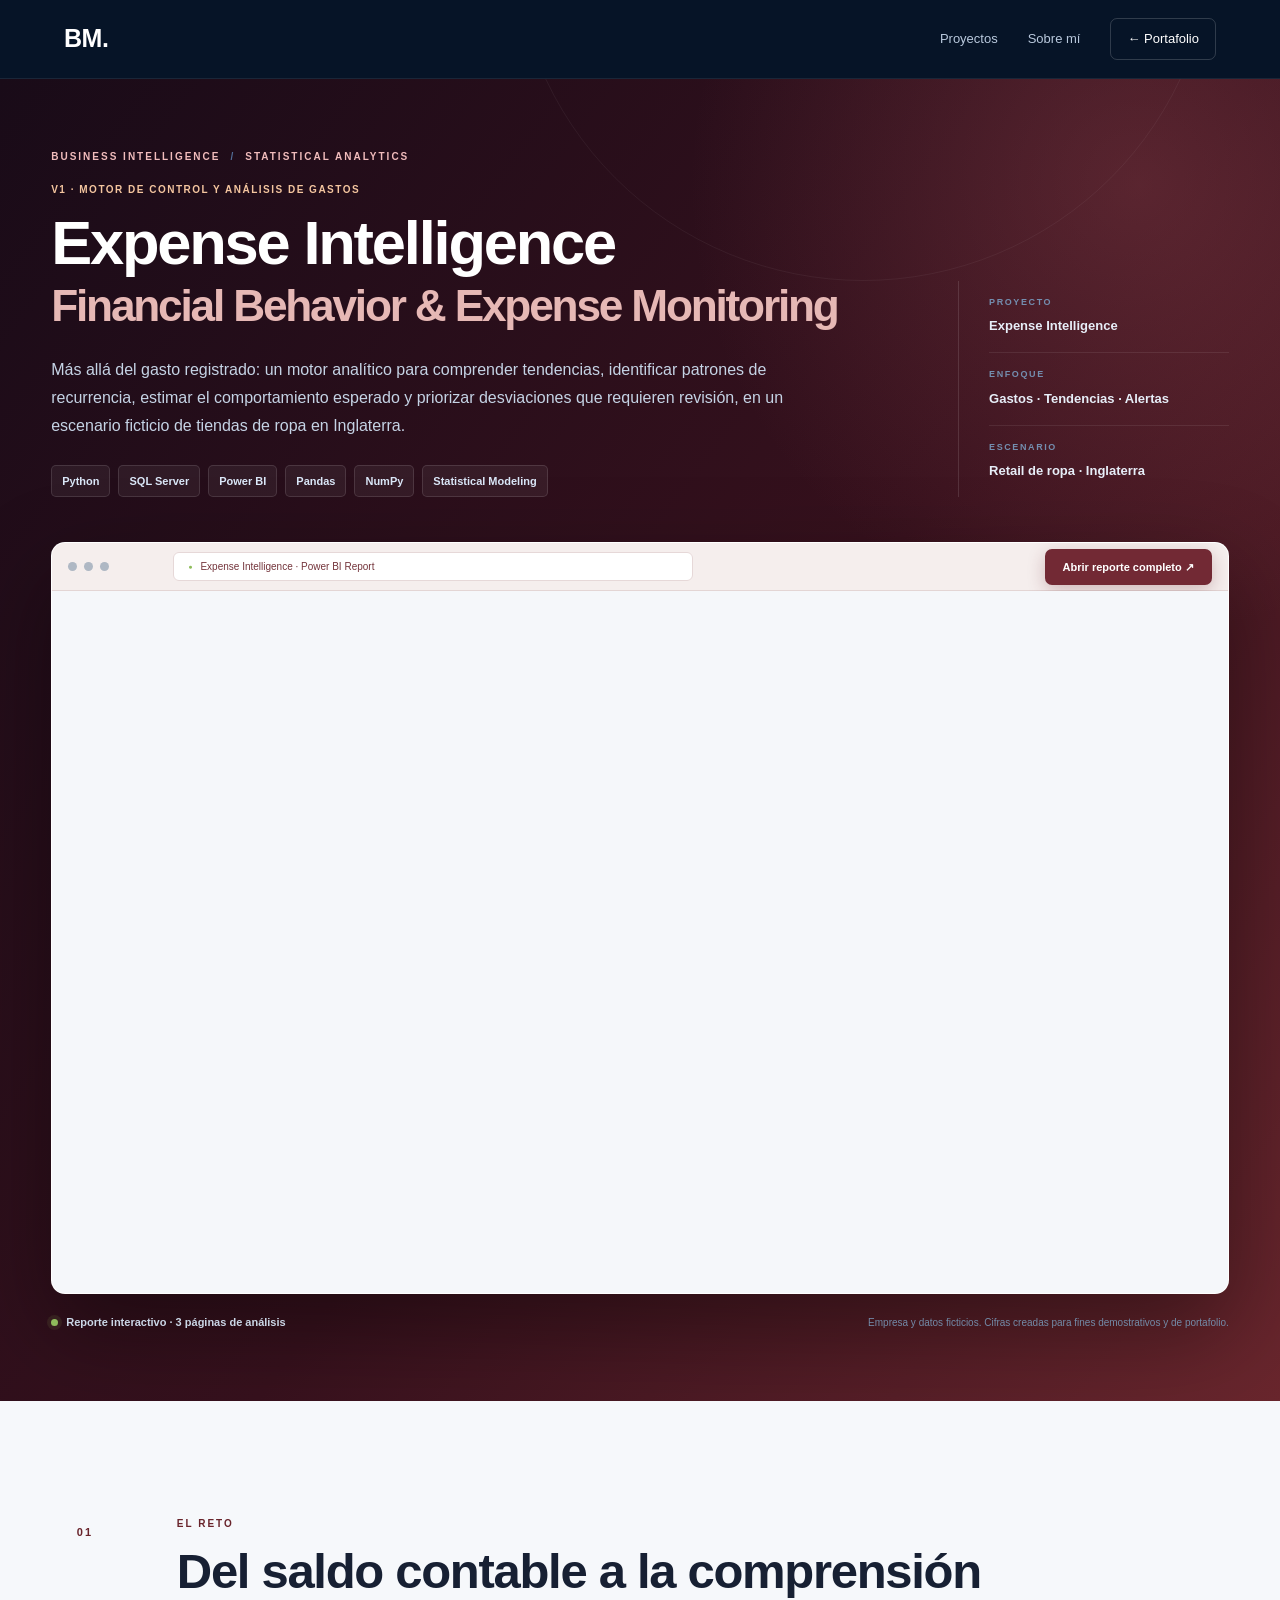
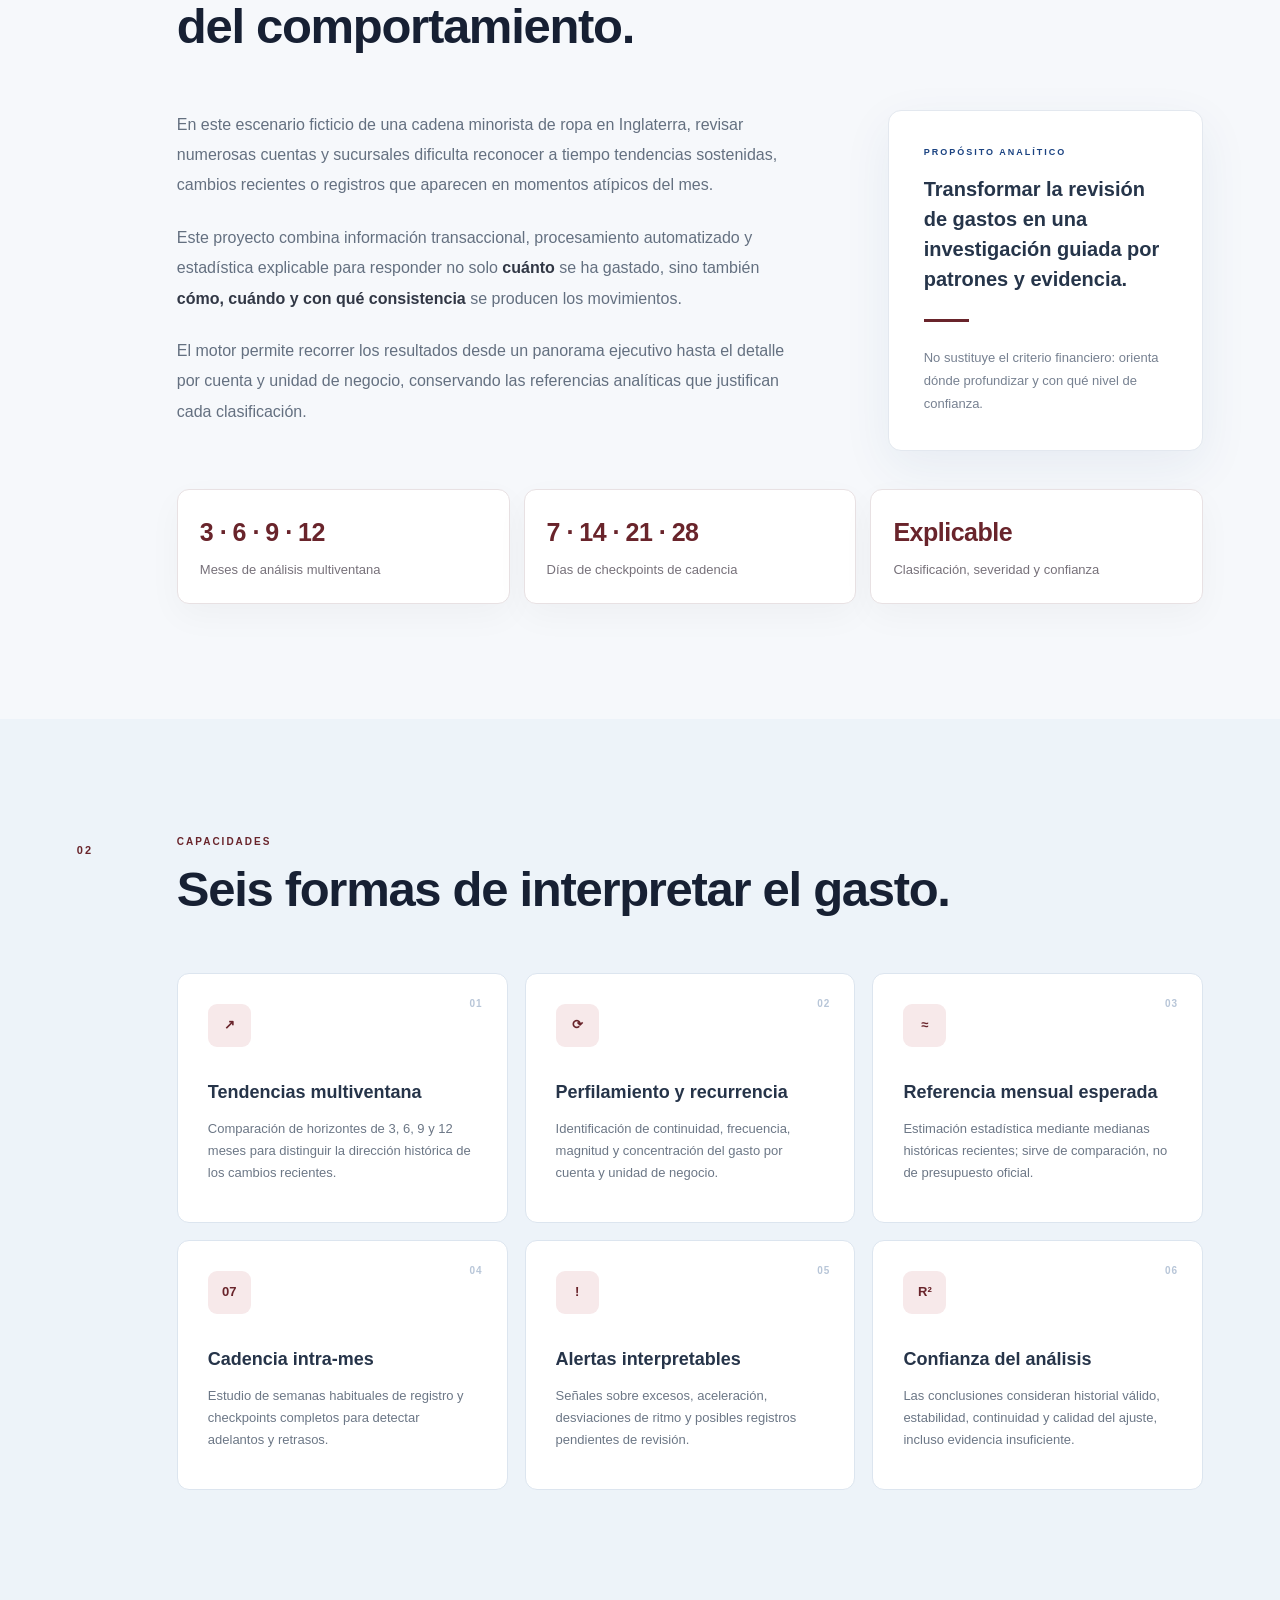
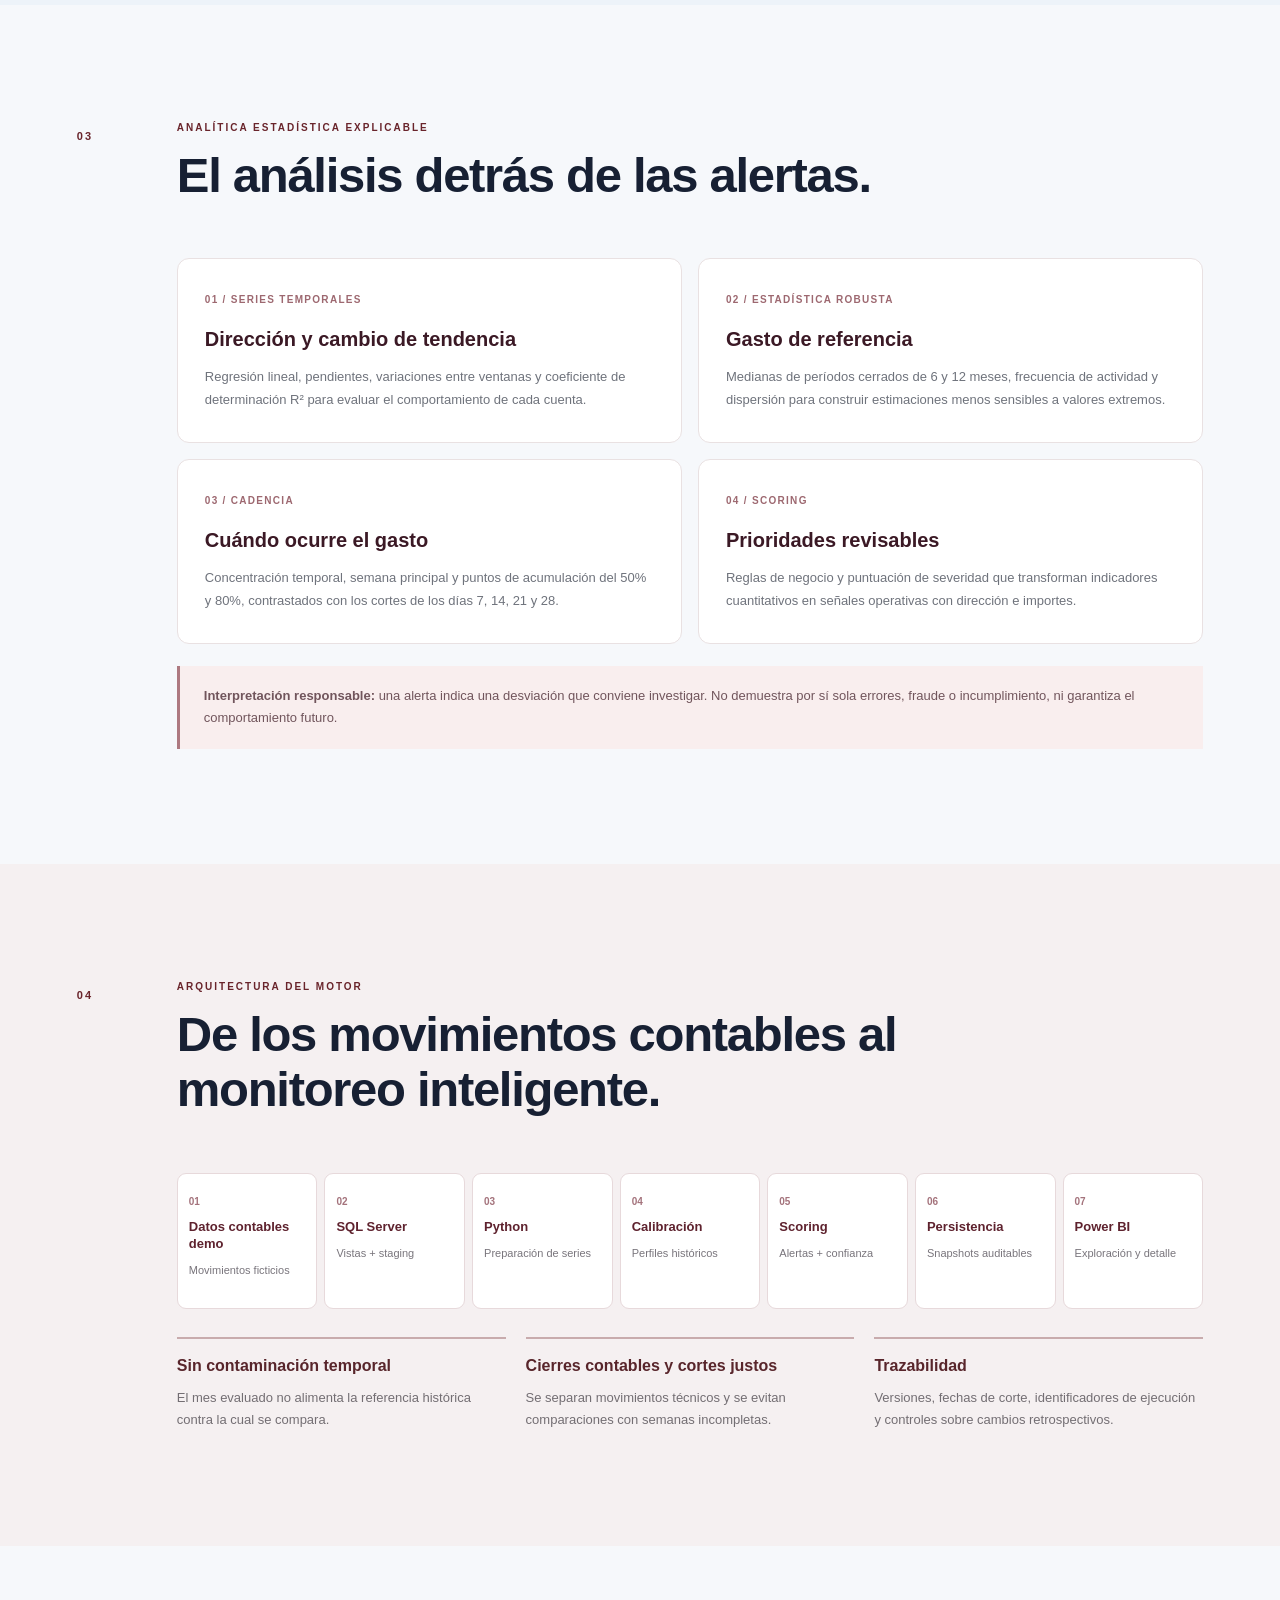
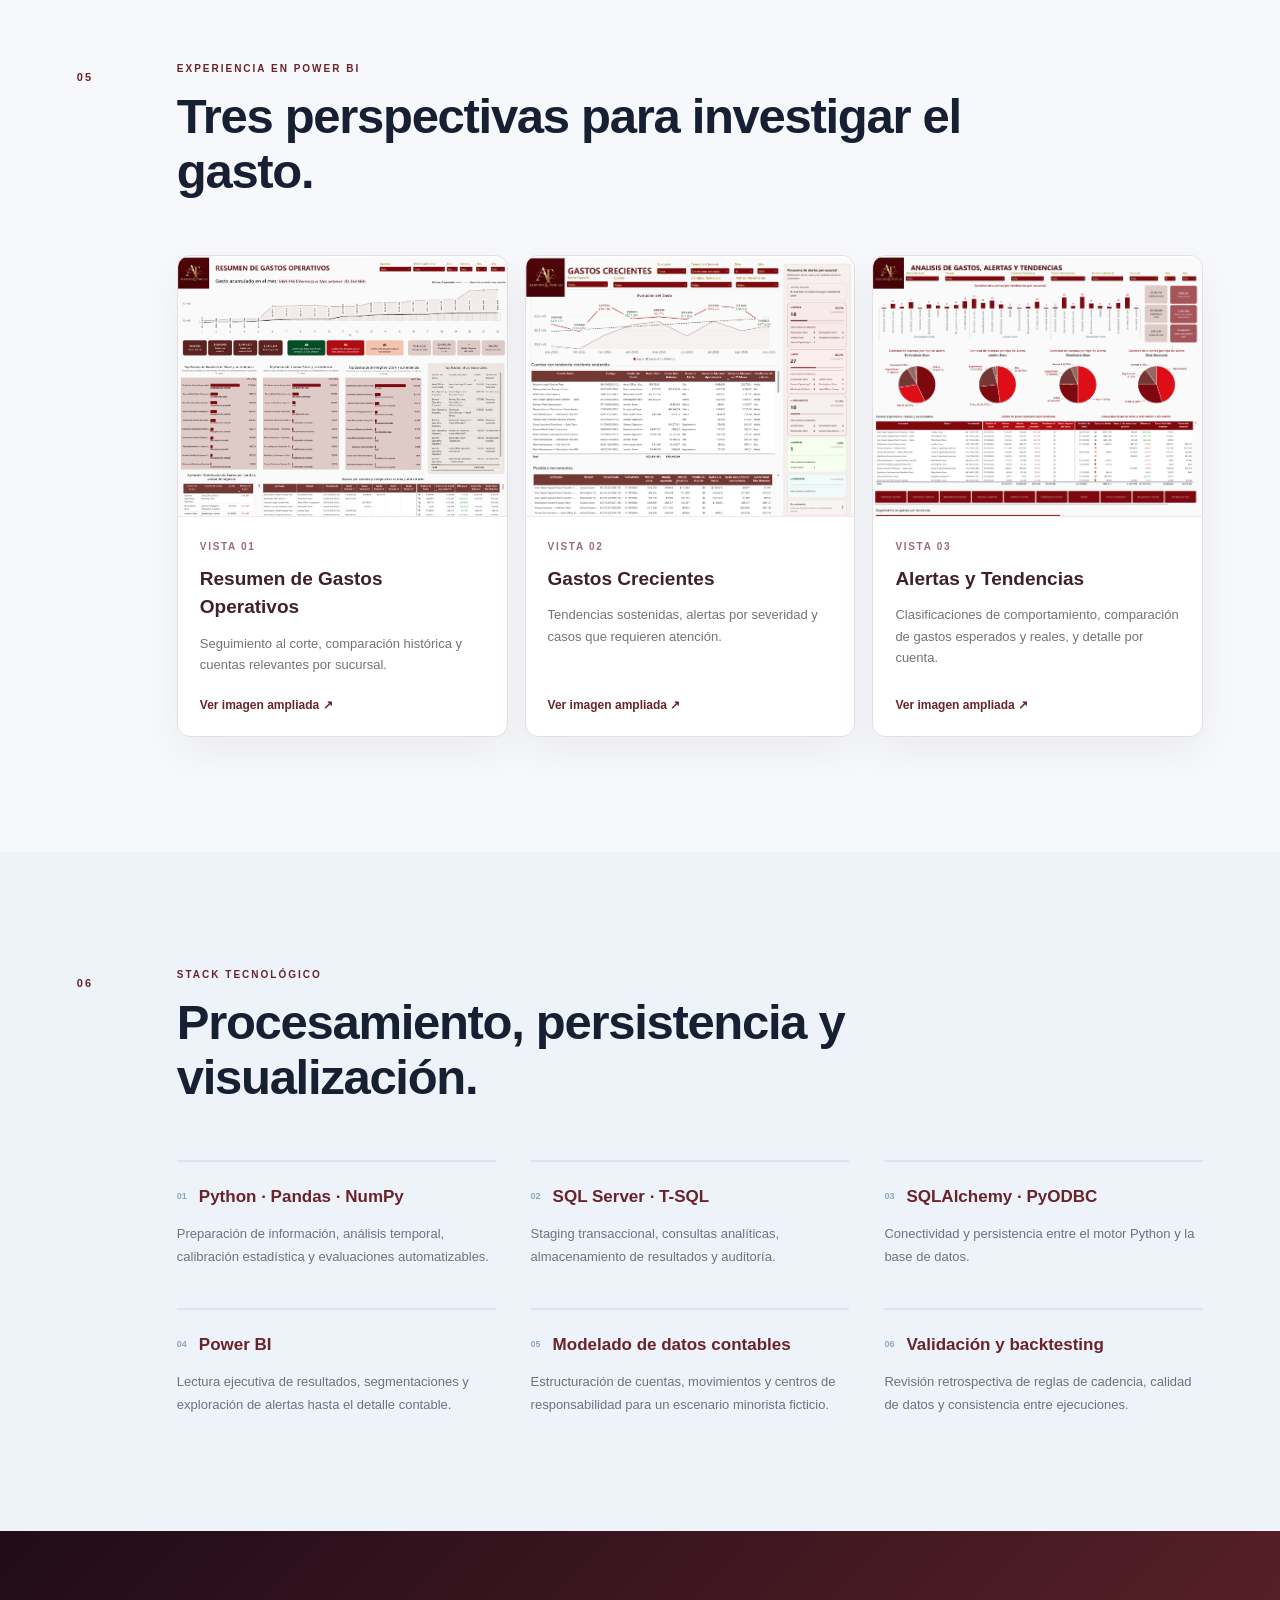
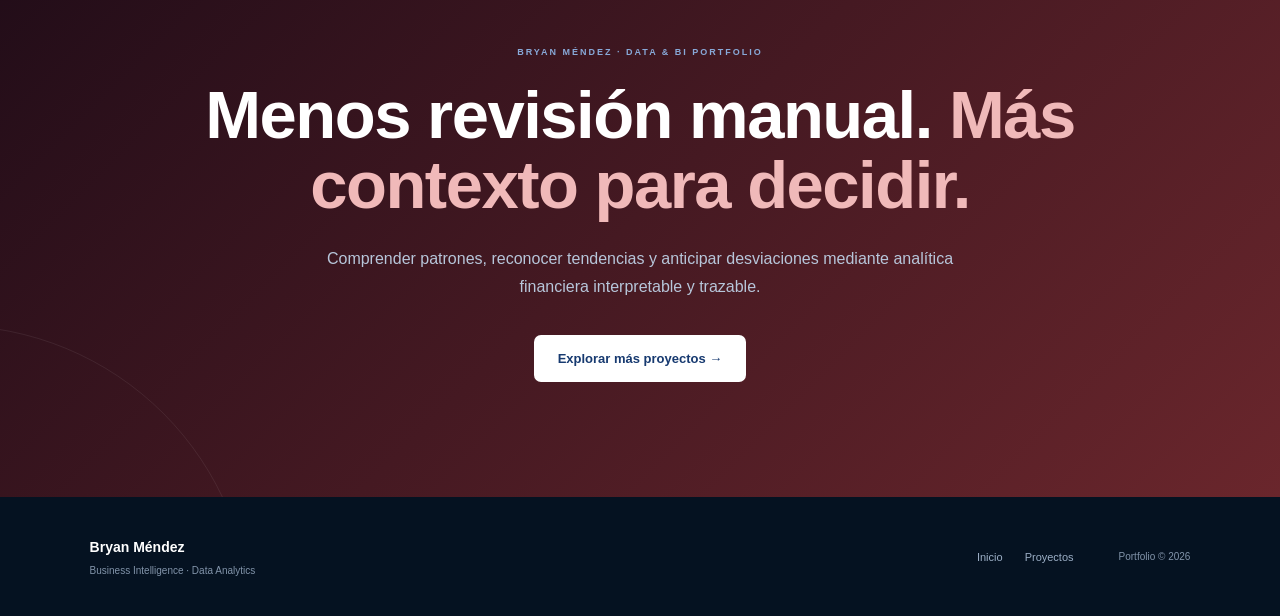
<file: projects/expense-intelligence.html>
<!DOCTYPE html>
<html lang="es">
<head>
  <meta charset="UTF-8">
  <meta name="viewport" content="width=device-width, initial-scale=1.0">
  <meta name="description" content="Expense Intelligence: análisis estadístico de gastos operativos para una empresa ficticia de venta minorista de ropa en Inglaterra, desarrollado con Python, SQL Server y Power BI.">
  <meta name="theme-color" content="#250b16">
  <title>Expense Intelligence | Bryan Méndez</title>
  <!-- Diseño compartido con los otros proyectos del portafolio -->
  <link rel="stylesheet" href="./project-report.css?v=4">
  <!-- Ajustes exclusivos de este proyecto -->
  <link rel="stylesheet" href="./expense-intelligence.css?v=1">
</head>
<body class="expense-page">
  <nav class="navbar" aria-label="Navegación principal">
    <div class="navbar-inner">
      <a href="../index.html" class="logo" aria-label="Volver al inicio">BM.</a>
      <div class="nav-links">
        <a href="../index.html#proyectos">Proyectos</a>
        <a href="../index.html#sobre-mi">Sobre mí</a>
        <a href="../index.html" class="back-button">← Portafolio</a>
      </div>
    </div>
  </nav>

  <main>
    <!-- Primero el trabajo: intro compacta y demostración -->
    <section class="hero" id="inicio">
      <div class="hero-inner">
        <div class="hero-info">
          <div class="hero-copy">
            <div class="breadcrumb">BUSINESS INTELLIGENCE <span>/</span> STATISTICAL ANALYTICS</div>
            <p class="expense-version">V1 · MOTOR DE CONTROL Y ANÁLISIS DE GASTOS</p>
            <h1>Expense Intelligence <span>Financial Behavior &amp; Expense Monitoring</span></h1>
            <p class="hero-description">Más allá del gasto registrado: un motor analítico para comprender tendencias, identificar patrones de recurrencia, estimar el comportamiento esperado y priorizar desviaciones que requieren revisión, en un escenario ficticio de tiendas de ropa en Inglaterra.</p>
            <div class="tech-list" aria-label="Tecnologías principales">
              <span>Python</span><span>SQL Server</span><span>Power BI</span><span>Pandas</span><span>NumPy</span><span>Statistical Modeling</span>
            </div>
          </div>
          <div class="hero-meta">
            <div class="meta-item"><span>PROYECTO</span><strong>Expense Intelligence</strong></div>
            <div class="meta-item"><span>ENFOQUE</span><strong>Gastos · Tendencias · Alertas</strong></div>
            <div class="meta-item"><span>ESCENARIO</span><strong>Retail de ropa · Inglaterra</strong></div>
          </div>
        </div>

        <div class="report-shell" id="reporte">
          <div class="browser-bar">
            <div class="browser-dots" aria-hidden="true"><span></span><span></span><span></span></div>
            <div class="browser-address"><span class="secure-icon">●</span> Expense Intelligence · Power BI Report</div>
            <a class="open-report" id="open-report" href="#vistas" aria-label="Explorar las vistas del reporte">
              <span class="open-label-desktop" id="label-desktop">Explorar vistas del reporte ↗</span>
              <span class="open-label-mobile" id="label-mobile">Ver vistas ↗</span>
            </a>
          </div>
          <div class="powerbi-container expense-report-host" id="report-host">
            <!-- La captura se sustituye automáticamente por el iframe al colocar POWER_BI_URL al final. -->
            <div class="expense-preview" id="preview">
              <img src="../assets/images/expense-dashboard-1.png" alt="Vista previa del resumen ejecutivo de gastos operativos" fetchpriority="high">
              <div class="preview-overlay"><span>VISTA PREVIA</span><strong>Monitoreo de gastos, patrones y alertas</strong><small>Consulta las tres vistas más abajo. El reporte interactivo se habilita al configurar el enlace público.</small></div>
            </div>
          </div>
        </div>
        <div class="report-footer">
          <div class="live-status" id="report-status"><span class="live-dot"></span> Vista previa · 3 páginas de análisis</div>
          <p>Empresa y datos ficticios. Cifras creadas para fines demostrativos y de portafolio.</p>
        </div>
      </div>
    </section>

    <section class="content-section" id="proyecto">
      <div class="section-number">01</div>
      <div class="section-content">
        <div class="section-heading"><p class="eyebrow">EL RETO</p><h2>Del saldo contable a la comprensión del comportamiento.</h2></div>
        <div class="overview-grid">
          <div class="overview-text">
            <p>En este escenario ficticio de una cadena minorista de ropa en Inglaterra, revisar numerosas cuentas y sucursales dificulta reconocer a tiempo tendencias sostenidas, cambios recientes o registros que aparecen en momentos atípicos del mes.</p>
            <p>Este proyecto combina información transaccional, procesamiento automatizado y estadística explicable para responder no solo <strong>cuánto</strong> se ha gastado, sino también <strong>cómo, cuándo y con qué consistencia</strong> se producen los movimientos.</p>
            <p>El motor permite recorrer los resultados desde un panorama ejecutivo hasta el detalle por cuenta y unidad de negocio, conservando las referencias analíticas que justifican cada clasificación.</p>
          </div>
          <aside class="objective-card">
            <p class="card-label">PROPÓSITO ANALÍTICO</p>
            <h3>Transformar la revisión de gastos en una investigación guiada por patrones y evidencia.</h3>
            <div class="objective-line"></div>
            <p>No sustituye el criterio financiero: orienta dónde profundizar y con qué nivel de confianza.</p>
          </aside>
        </div>
        <div class="expense-highlights" aria-label="Elementos distintivos del motor">
          <div><strong>3 · 6 · 9 · 12</strong><span>Meses de análisis multiventana</span></div>
          <div><strong>7 · 14 · 21 · 28</strong><span>Días de checkpoints de cadencia</span></div>
          <div><strong>Explicable</strong><span>Clasificación, severidad y confianza</span></div>
        </div>
      </div>
    </section>

    <section class="features-section" id="capacidades">
      <div class="features-inner">
        <div class="section-number">02</div>
        <div class="section-content">
          <div class="section-heading"><p class="eyebrow">CAPACIDADES</p><h2>Seis formas de interpretar el gasto.</h2></div>
          <div class="features-grid">
            <article class="feature-card"><span class="feature-number">01</span><div class="feature-icon">↗</div><h3>Tendencias multiventana</h3><p>Comparación de horizontes de 3, 6, 9 y 12 meses para distinguir la dirección histórica de los cambios recientes.</p></article>
            <article class="feature-card"><span class="feature-number">02</span><div class="feature-icon">⟳</div><h3>Perfilamiento y recurrencia</h3><p>Identificación de continuidad, frecuencia, magnitud y concentración del gasto por cuenta y unidad de negocio.</p></article>
            <article class="feature-card"><span class="feature-number">03</span><div class="feature-icon">≈</div><h3>Referencia mensual esperada</h3><p>Estimación estadística mediante medianas históricas recientes; sirve de comparación, no de presupuesto oficial.</p></article>
            <article class="feature-card"><span class="feature-number">04</span><div class="feature-icon">07</div><h3>Cadencia intra-mes</h3><p>Estudio de semanas habituales de registro y checkpoints completos para detectar adelantos y retrasos.</p></article>
            <article class="feature-card"><span class="feature-number">05</span><div class="feature-icon">!</div><h3>Alertas interpretables</h3><p>Señales sobre excesos, aceleración, desviaciones de ritmo y posibles registros pendientes de revisión.</p></article>
            <article class="feature-card"><span class="feature-number">06</span><div class="feature-icon">R²</div><h3>Confianza del análisis</h3><p>Las conclusiones consideran historial válido, estabilidad, continuidad y calidad del ajuste, incluso evidencia insuficiente.</p></article>
          </div>
        </div>
      </div>
    </section>

    <section class="content-section" id="metodologia">
      <div class="section-number">03</div>
      <div class="section-content">
        <div class="section-heading"><p class="eyebrow">ANALÍTICA ESTADÍSTICA EXPLICABLE</p><h2>El análisis detrás de las alertas.</h2></div>
        <div class="expense-method-grid">
          <div class="expense-method"><span>01 / SERIES TEMPORALES</span><h3>Dirección y cambio de tendencia</h3><p>Regresión lineal, pendientes, variaciones entre ventanas y coeficiente de determinación R² para evaluar el comportamiento de cada cuenta.</p></div>
          <div class="expense-method"><span>02 / ESTADÍSTICA ROBUSTA</span><h3>Gasto de referencia</h3><p>Medianas de períodos cerrados de 6 y 12 meses, frecuencia de actividad y dispersión para construir estimaciones menos sensibles a valores extremos.</p></div>
          <div class="expense-method"><span>03 / CADENCIA</span><h3>Cuándo ocurre el gasto</h3><p>Concentración temporal, semana principal y puntos de acumulación del 50% y 80%, contrastados con los cortes de los días 7, 14, 21 y 28.</p></div>
          <div class="expense-method"><span>04 / SCORING</span><h3>Prioridades revisables</h3><p>Reglas de negocio y puntuación de severidad que transforman indicadores cuantitativos en señales operativas con dirección e importes.</p></div>
        </div>
        <div class="expense-caution"><strong>Interpretación responsable:</strong> una alerta indica una desviación que conviene investigar. No demuestra por sí sola errores, fraude o incumplimiento, ni garantiza el comportamiento futuro.</div>
      </div>
    </section>

    <section class="features-section expense-architecture-section" id="arquitectura">
      <div class="features-inner">
        <div class="section-number">04</div>
        <div class="section-content">
          <div class="section-heading"><p class="eyebrow">ARQUITECTURA DEL MOTOR</p><h2>De los movimientos contables al monitoreo inteligente.</h2></div>
          <div class="expense-pipeline" aria-label="Flujo de procesamiento de datos">
            <div><b>01</b><strong>Datos contables demo</strong><span>Movimientos ficticios</span></div>
            <div><b>02</b><strong>SQL Server</strong><span>Vistas + staging</span></div>
            <div><b>03</b><strong>Python</strong><span>Preparación de series</span></div>
            <div><b>04</b><strong>Calibración</strong><span>Perfiles históricos</span></div>
            <div><b>05</b><strong>Scoring</strong><span>Alertas + confianza</span></div>
            <div><b>06</b><strong>Persistencia</strong><span>Snapshots auditables</span></div>
            <div><b>07</b><strong>Power BI</strong><span>Exploración y detalle</span></div>
          </div>
          <div class="expense-principles">
            <div><h3>Sin contaminación temporal</h3><p>El mes evaluado no alimenta la referencia histórica contra la cual se compara.</p></div>
            <div><h3>Cierres contables y cortes justos</h3><p>Se separan movimientos técnicos y se evitan comparaciones con semanas incompletas.</p></div>
            <div><h3>Trazabilidad</h3><p>Versiones, fechas de corte, identificadores de ejecución y controles sobre cambios retrospectivos.</p></div>
          </div>
        </div>
      </div>
    </section>

    <section class="content-section expense-views-section" id="vistas">
      <div class="section-number">05</div>
      <div class="section-content">
        <div class="section-heading"><p class="eyebrow">EXPERIENCIA EN POWER BI</p><h2>Tres perspectivas para investigar el gasto.</h2></div>
        <div class="expense-gallery">
          <a href="../assets/images/expense-dashboard-1.png" target="_blank" rel="noopener noreferrer" class="expense-shot"><img loading="lazy" src="../assets/images/expense-dashboard-1.png" alt="Resumen de gastos operativos: acumulados, comparaciones y principales cuentas por sucursal"><div><span>VISTA 01</span><h3>Resumen de Gastos Operativos</h3><p>Seguimiento al corte, comparación histórica y cuentas relevantes por sucursal.</p><small>Ver imagen ampliada ↗</small></div></a>
          <a href="../assets/images/expense-dashboard-2.png" target="_blank" rel="noopener noreferrer" class="expense-shot"><img loading="lazy" src="../assets/images/expense-dashboard-2.png" alt="Gastos crecientes: alertas priorizadas, tendencia histórica y posibles incrementos"><div><span>VISTA 02</span><h3>Gastos Crecientes</h3><p>Tendencias sostenidas, alertas por severidad y casos que requieren atención.</p><small>Ver imagen ampliada ↗</small></div></a>
          <a href="../assets/images/expense-dashboard-3.png" target="_blank" rel="noopener noreferrer" class="expense-shot"><img loading="lazy" src="../assets/images/expense-dashboard-3.png" alt="Análisis de gastos, alertas y tendencias por sucursal, con clasificación y comparaciones"><div><span>VISTA 03</span><h3>Alertas y Tendencias</h3><p>Clasificaciones de comportamiento, comparación de gastos esperados y reales, y detalle por cuenta.</p><small>Ver imagen ampliada ↗</small></div></a>
        </div>
      </div>
    </section>

    <section class="features-section" id="herramientas">
      <div class="features-inner">
        <div class="section-number">06</div>
        <div class="section-content">
          <div class="section-heading"><p class="eyebrow">STACK TECNOLÓGICO</p><h2>Procesamiento, persistencia y visualización.</h2></div>
          <div class="technical-grid">
            <article class="technical-card"><div class="technical-header"><span>01</span><h3>Python · Pandas · NumPy</h3></div><p>Preparación de información, análisis temporal, calibración estadística y evaluaciones automatizables.</p></article>
            <article class="technical-card"><div class="technical-header"><span>02</span><h3>SQL Server · T-SQL</h3></div><p>Staging transaccional, consultas analíticas, almacenamiento de resultados y auditoría.</p></article>
            <article class="technical-card"><div class="technical-header"><span>03</span><h3>SQLAlchemy · PyODBC</h3></div><p>Conectividad y persistencia entre el motor Python y la base de datos.</p></article>
            <article class="technical-card"><div class="technical-header"><span>04</span><h3>Power BI</h3></div><p>Lectura ejecutiva de resultados, segmentaciones y exploración de alertas hasta el detalle contable.</p></article>
            <article class="technical-card"><div class="technical-header"><span>05</span><h3>Modelado de datos contables</h3></div><p>Estructuración de cuentas, movimientos y centros de responsabilidad para un escenario minorista ficticio.</p></article>
            <article class="technical-card"><div class="technical-header"><span>06</span><h3>Validación y backtesting</h3></div><p>Revisión retrospectiva de reglas de cadencia, calidad de datos y consistencia entre ejecuciones.</p></article>
          </div>
        </div>
      </div>
    </section>

    <section class="closing-section">
      <div class="closing-inner"><p class="closing-eyebrow">BRYAN MÉNDEZ · DATA &amp; BI PORTFOLIO</p><h2>Menos revisión manual. <span>Más contexto para decidir.</span></h2><p>Comprender patrones, reconocer tendencias y anticipar desviaciones mediante analítica financiera interpretable y trazable.</p><a href="../index.html#proyectos" class="closing-button">Explorar más proyectos →</a></div>
    </section>
  </main>

  <footer>
    <div><strong>Bryan Méndez</strong><p>Business Intelligence · Data Analytics</p></div>
    <div class="footer-links"><a href="../index.html">Inicio</a><a href="../index.html#proyectos">Proyectos</a></div>
    <p class="copyright">Portfolio © 2026</p>
  </footer>

  <script>
    /*
      PEGA AQUÍ EL src DEL IFRAME DE "PUBLICAR EN LA WEB" DE ESTE REPORTE.
      Ejemplo de formato: https://app.powerbi.com/view?r=...
      No uses un enlace privado de Power BI Service.
    */
    const POWER_BI_URL = "https://app.powerbi.com/view?r=eyJrIjoiODk3ZDEzNDUtMTNjZi00MjEwLTk1ZDAtZDhkYzllNjY0NGZkIiwidCI6Ijc2NjQ5ZmFmLWJlZjctNDNjMS05NzUyLWVjMmJlN2JkNThmMiIsImMiOjZ9";

    if (/^https:\/\/app\.powerbi\.com\/view\?r=/.test(POWER_BI_URL)) {
      const host = document.getElementById("report-host");
      const button = document.getElementById("open-report");
      const frame = document.createElement("iframe");
      frame.src = POWER_BI_URL;
      frame.title = "Expense Intelligence - Reporte interactivo de Power BI";
      frame.loading = "lazy";
      frame.allowFullscreen = true;
      frame.setAttribute("referrerpolicy", "strict-origin-when-cross-origin");
      host.replaceChildren(frame);
      button.href = POWER_BI_URL;
      button.target = "_blank";
      button.rel = "noopener noreferrer";
      button.setAttribute("aria-label", "Abrir el reporte Power BI completo en una nueva pestaña");
      document.getElementById("label-desktop").textContent = "Abrir reporte completo ↗";
      document.getElementById("label-mobile").textContent = "Abrir reporte ↗";
      document.getElementById("report-status").innerHTML = '<span class="live-dot"></span> Reporte interactivo · 3 páginas de análisis';
    }
  </script>
</body>
</html>
</file>
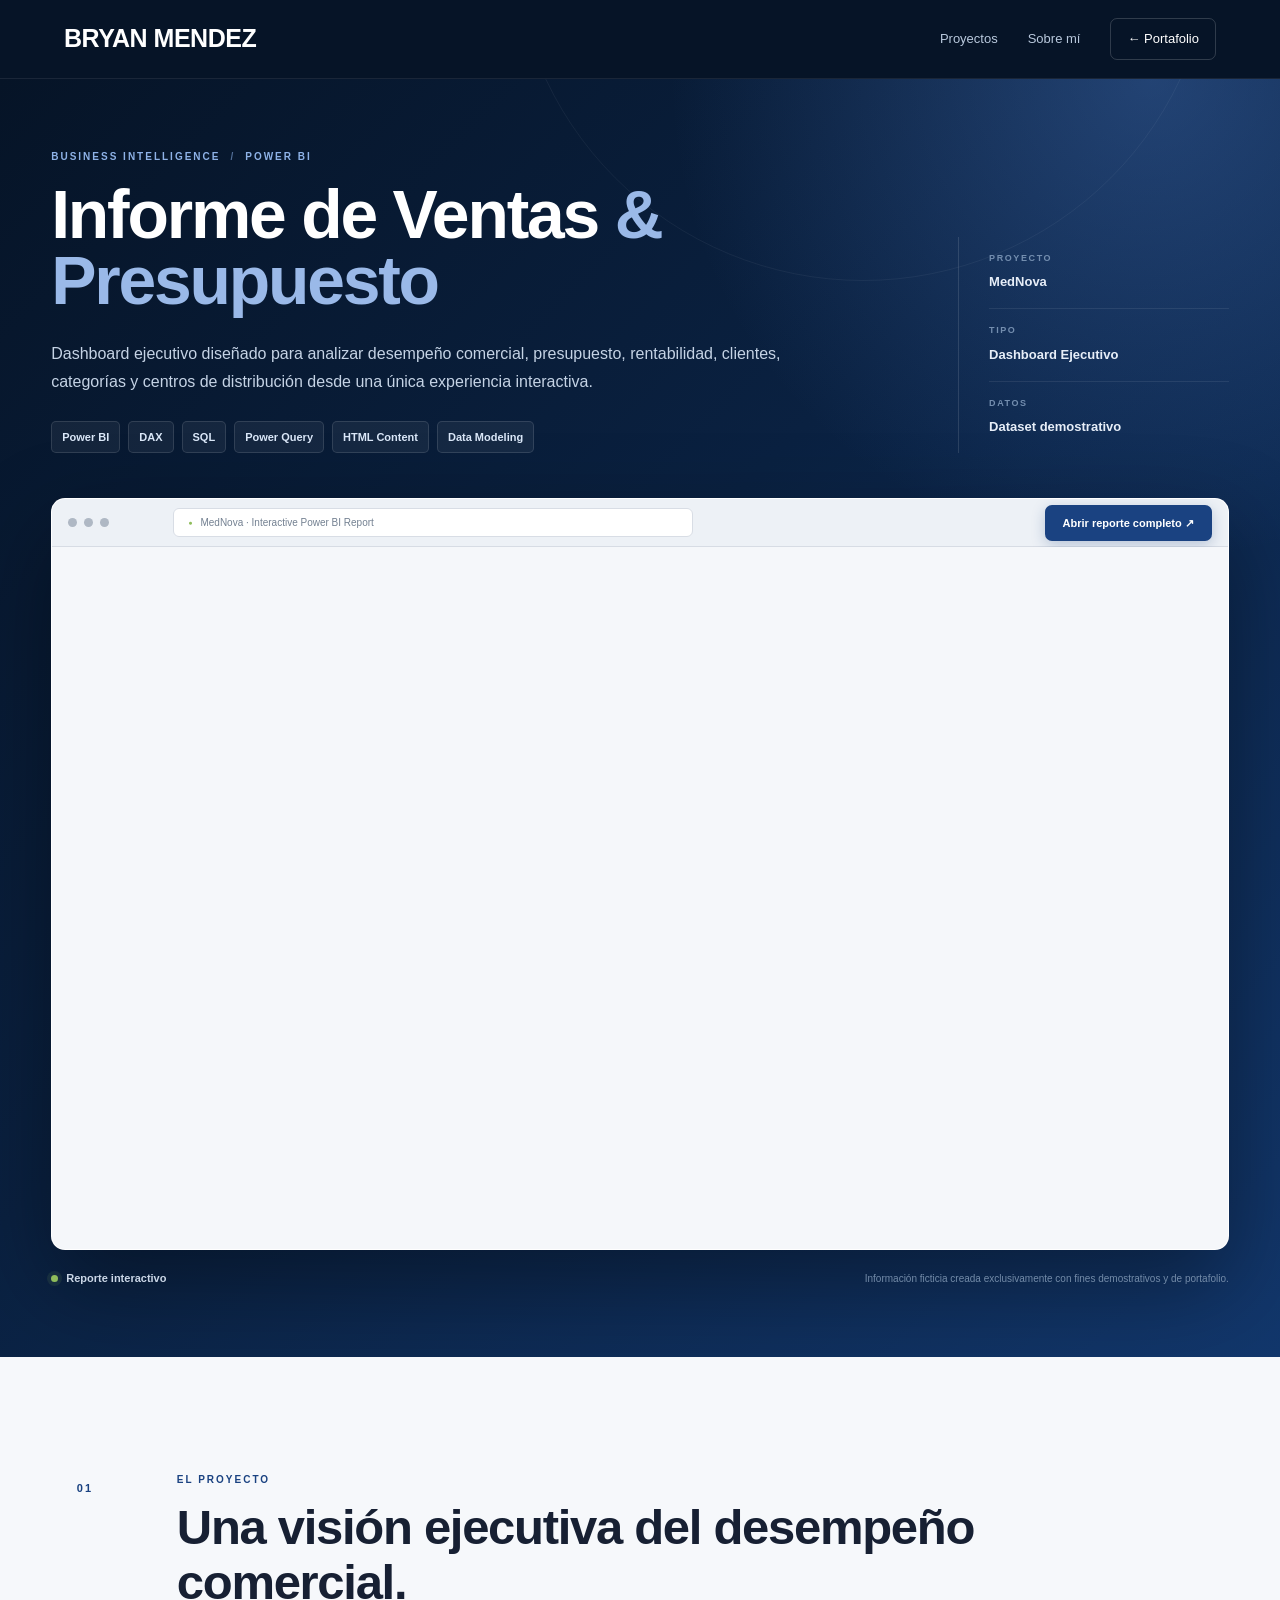
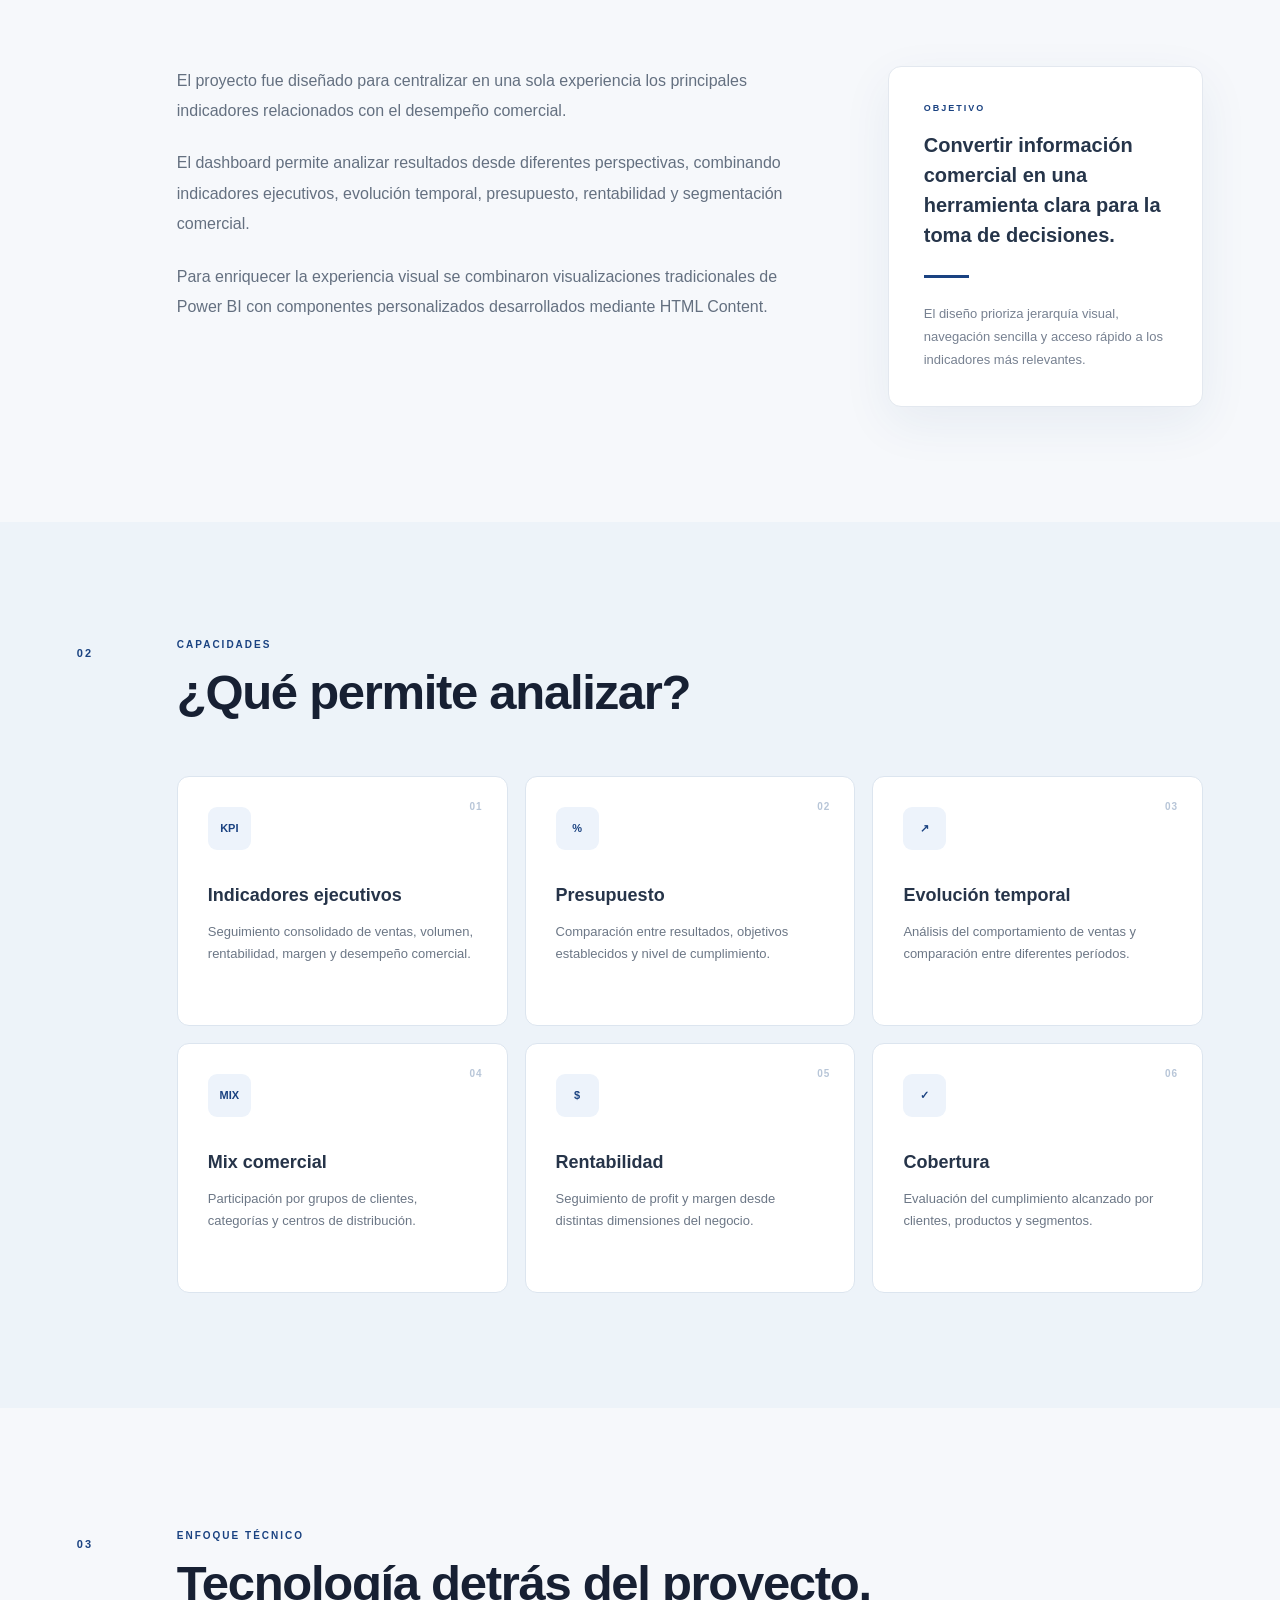
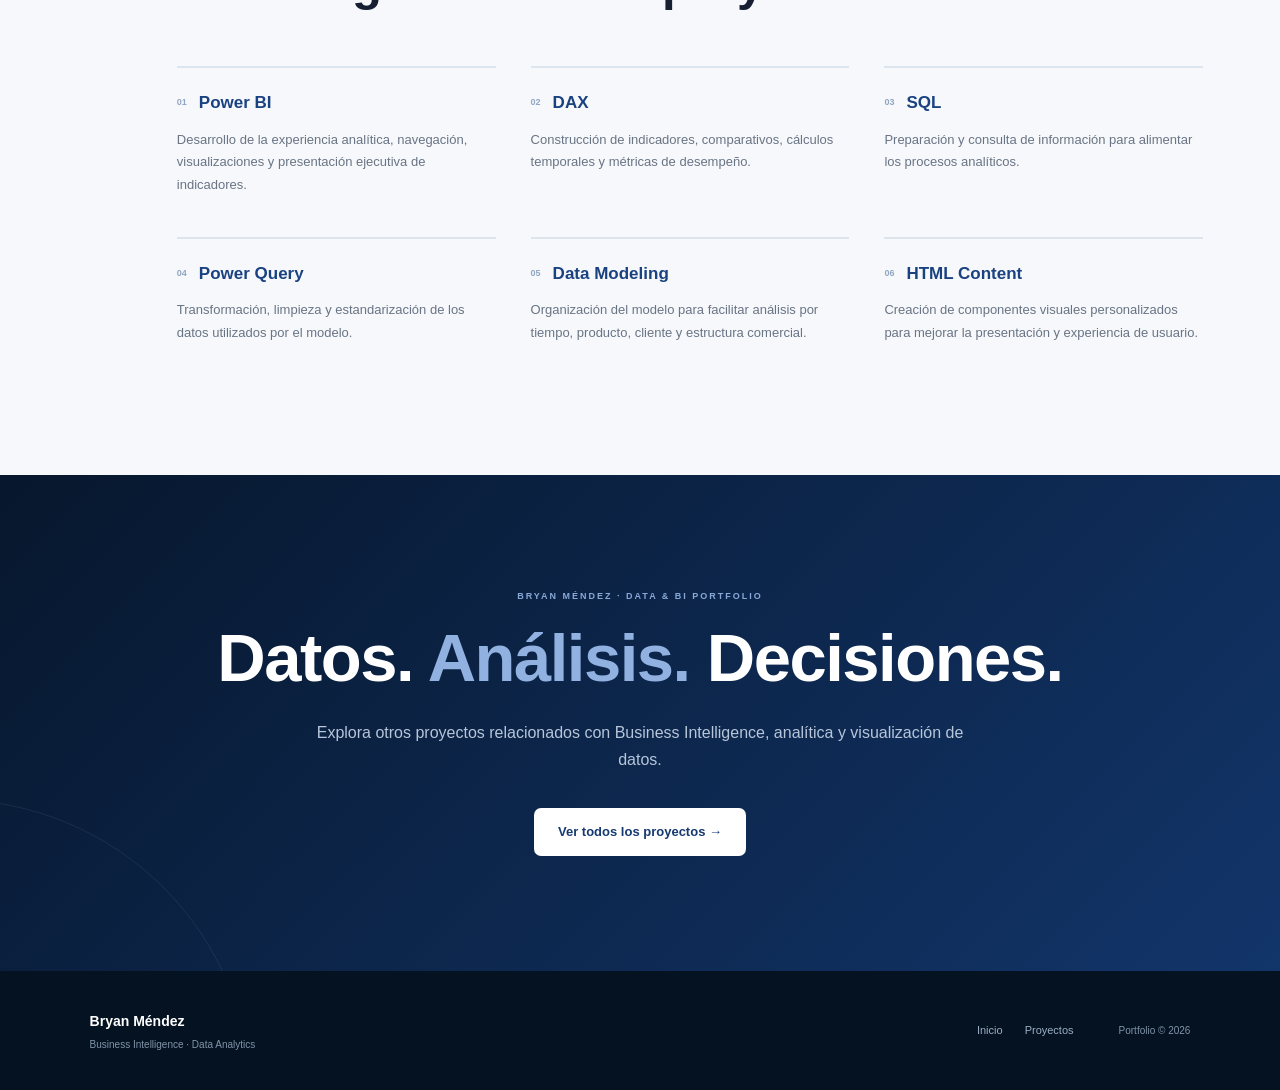
<file: projects/nova-report.html>
<!DOCTYPE html>
<html lang="es">

<head>
    <meta charset="UTF-8">

    <meta
        name="viewport"
        content="width=device-width, initial-scale=1.0"
    >

    <meta
        name="description"
        content="Dashboard ejecutivo de Business Intelligence desarrollado en Power BI para análisis de ventas, presupuesto, rentabilidad y desempeño comercial."
    >

    <title>
        MedNova | Bryan Méndez
    </title>

    <link
        rel="stylesheet"
        href="project-report.css?v=2"
    >
</head>


<body>


    <!-- =====================================================
         NAVBAR
    ====================================================== -->

    <nav class="navbar">

        <div class="navbar-inner">

            <a
                href="../index.html"
                class="logo"
                aria-label="Volver al inicio"
            >
                BRYAN MENDEZ
            </a>


            <div class="nav-links">

                <a href="../index.html#proyectos">
                    Proyectos
                </a>

                <a href="../index.html#sobre-mi">
                    Sobre mí
                </a>

                <a
                    href="../index.html"
                    class="back-button"
                >
                    ← Portafolio
                </a>

            </div>

        </div>

    </nav>



    <main>


        <!-- =====================================================
             HERO + POWER BI
        ====================================================== -->

        <section class="hero">


            <div class="hero-inner">


                <!-- Información superior -->

                <div class="hero-info">


                    <div class="hero-copy">


                        <div class="breadcrumb">
                            BUSINESS INTELLIGENCE
                            <span>/</span>
                            POWER BI
                        </div>


                        <h1>
                            Informe de Ventas
                            <span>& Presupuesto</span>
                        </h1>


                        <p class="hero-description">

                            Dashboard ejecutivo diseñado para analizar
                            desempeño comercial, presupuesto, rentabilidad,
                            clientes, categorías y centros de distribución
                            desde una única experiencia interactiva.

                        </p>


                        <div class="tech-list">

                            <span>Power BI</span>
                            <span>DAX</span>
                            <span>SQL</span>
                            <span>Power Query</span>
                            <span>HTML Content</span>
                            <span>Data Modeling</span>

                        </div>


                    </div>



                    <div class="hero-meta">


                        <div class="meta-item">

                            <span>
                                PROYECTO
                            </span>

                            <strong>
                                MedNova
                            </strong>

                        </div>


                        <div class="meta-item">

                            <span>
                                TIPO
                            </span>

                            <strong>
                                Dashboard Ejecutivo
                            </strong>

                        </div>


                        <div class="meta-item">

                            <span>
                                DATOS
                            </span>

                            <strong>
                                Dataset demostrativo
                            </strong>

                        </div>


                    </div>


                </div>



                <!-- ==========================================
                     POWER BI
                =========================================== -->

                <div class="report-shell">


                    <!-- Barra estilo navegador -->

                    <div class="browser-bar">


                        <div class="browser-dots">

                            <span></span>
                            <span></span>
                            <span></span>

                        </div>



                        <div class="browser-address">

                            <span class="secure-icon">
                                ●
                            </span>

                            MedNova · Interactive Power BI Report

                        </div>



<a
    href="https://app.powerbi.com/view?r=eyJrIjoiZDAxOTBlMTMtY2FmZC00OGRhLWE3ZTUtZDEyZTRhOTM3MzAxIiwidCI6Ijc2NjQ5ZmFmLWJlZjctNDNjMS05NzUyLWVjMmJlN2JkNThmMiIsImMiOjZ9"
    target="_blank"
    rel="noopener noreferrer"
    class="open-report"
>
    <span class="open-label-desktop">
        Abrir reporte completo ↗
    </span>

    <span class="open-label-mobile">
        Abrir reporte ↗
    </span>
</a>


                    </div>



                    <!-- REPORTE REAL -->

                    <div class="powerbi-container">

                        <iframe
                            title="MedNova"
                            src="https://app.powerbi.com/view?r=eyJrIjoiZDAxOTBlMTMtY2FmZC00OGRhLWE3ZTUtZDEyZTRhOTM3MzAxIiwidCI6Ijc2NjQ5ZmFmLWJlZjctNDNjMS05NzUyLWVjMmJlN2JkNThmMiIsImMiOjZ9"
                            frameborder="0"
                            allowfullscreen="true">
                        </iframe>

                    </div>


                </div>



                <div class="report-footer">


                    <div class="live-status">

                        <span class="live-dot"></span>

                        Reporte interactivo

                    </div>


                    <p>
                        Información ficticia creada exclusivamente
                        con fines demostrativos y de portafolio.
                    </p>


                </div>


            </div>

        </section>



        <!-- =====================================================
             EL PROYECTO
        ====================================================== -->

        <section class="content-section">


            <div class="section-number">
                01
            </div>


            <div class="section-content">


                <div class="section-heading">

                    <p class="eyebrow">
                        EL PROYECTO
                    </p>


                    <h2>
                        Una visión ejecutiva del
                        desempeño comercial.
                    </h2>

                </div>



                <div class="overview-grid">


                    <div class="overview-text">

                        <p>

                            El proyecto fue diseñado para centralizar en una
                            sola experiencia los principales indicadores
                            relacionados con el desempeño comercial.

                        </p>


                        <p>

                            El dashboard permite analizar resultados desde
                            diferentes perspectivas, combinando indicadores
                            ejecutivos, evolución temporal, presupuesto,
                            rentabilidad y segmentación comercial.

                        </p>


                        <p>

                            Para enriquecer la experiencia visual se
                            combinaron visualizaciones tradicionales de
                            Power BI con componentes personalizados
                            desarrollados mediante HTML Content.

                        </p>


                    </div>



                    <div class="objective-card">


                        <p class="card-label">
                            OBJETIVO
                        </p>


                        <h3>
                            Convertir información comercial en una
                            herramienta clara para la toma de decisiones.
                        </h3>


                        <div class="objective-line"></div>


                        <p>

                            El diseño prioriza jerarquía visual,
                            navegación sencilla y acceso rápido
                            a los indicadores más relevantes.

                        </p>


                    </div>


                </div>


            </div>

        </section>



        <!-- =====================================================
             CAPACIDADES
        ====================================================== -->

        <section class="features-section">


            <div class="features-inner">


                <div class="section-number">
                    02
                </div>


                <div class="section-content">


                    <div class="section-heading">

                        <p class="eyebrow">
                            CAPACIDADES
                        </p>


                        <h2>
                            ¿Qué permite analizar?
                        </h2>

                    </div>



                    <div class="features-grid">


                        <article class="feature-card">

                            <span class="feature-number">
                                01
                            </span>

                            <div class="feature-icon">
                                KPI
                            </div>

                            <h3>
                                Indicadores ejecutivos
                            </h3>

                            <p>
                                Seguimiento consolidado de ventas,
                                volumen, rentabilidad, margen y
                                desempeño comercial.
                            </p>

                        </article>



                        <article class="feature-card">

                            <span class="feature-number">
                                02
                            </span>

                            <div class="feature-icon">
                                %
                            </div>

                            <h3>
                                Presupuesto
                            </h3>

                            <p>
                                Comparación entre resultados,
                                objetivos establecidos y nivel
                                de cumplimiento.
                            </p>

                        </article>



                        <article class="feature-card">

                            <span class="feature-number">
                                03
                            </span>

                            <div class="feature-icon">
                                ↗
                            </div>

                            <h3>
                                Evolución temporal
                            </h3>

                            <p>
                                Análisis del comportamiento de ventas
                                y comparación entre diferentes períodos.
                            </p>

                        </article>



                        <article class="feature-card">

                            <span class="feature-number">
                                04
                            </span>

                            <div class="feature-icon">
                                MIX
                            </div>

                            <h3>
                                Mix comercial
                            </h3>

                            <p>
                                Participación por grupos de clientes,
                                categorías y centros de distribución.
                            </p>

                        </article>



                        <article class="feature-card">

                            <span class="feature-number">
                                05
                            </span>

                            <div class="feature-icon">
                                $
                            </div>

                            <h3>
                                Rentabilidad
                            </h3>

                            <p>
                                Seguimiento de profit y margen
                                desde distintas dimensiones
                                del negocio.
                            </p>

                        </article>



                        <article class="feature-card">

                            <span class="feature-number">
                                06
                            </span>

                            <div class="feature-icon">
                                ✓
                            </div>

                            <h3>
                                Cobertura
                            </h3>

                            <p>
                                Evaluación del cumplimiento alcanzado
                                por clientes, productos y segmentos.
                            </p>

                        </article>


                    </div>


                </div>


            </div>

        </section>



        <!-- =====================================================
             ENFOQUE TÉCNICO
        ====================================================== -->

        <section class="content-section technical-section">


            <div class="section-number">
                03
            </div>


            <div class="section-content">


                <div class="section-heading">

                    <p class="eyebrow">
                        ENFOQUE TÉCNICO
                    </p>


                    <h2>
                        Tecnología detrás
                        del proyecto.
                    </h2>

                </div>



                <div class="technical-grid">


                    <article class="technical-card">

                        <div class="technical-header">

                            <span>01</span>

                            <h3>
                                Power BI
                            </h3>

                        </div>

                        <p>

                            Desarrollo de la experiencia analítica,
                            navegación, visualizaciones y presentación
                            ejecutiva de indicadores.

                        </p>

                    </article>



                    <article class="technical-card">

                        <div class="technical-header">

                            <span>02</span>

                            <h3>
                                DAX
                            </h3>

                        </div>

                        <p>

                            Construcción de indicadores,
                            comparativos, cálculos temporales
                            y métricas de desempeño.

                        </p>

                    </article>



                    <article class="technical-card">

                        <div class="technical-header">

                            <span>03</span>

                            <h3>
                                SQL
                            </h3>

                        </div>

                        <p>

                            Preparación y consulta de información
                            para alimentar los procesos analíticos.

                        </p>

                    </article>



                    <article class="technical-card">

                        <div class="technical-header">

                            <span>04</span>

                            <h3>
                                Power Query
                            </h3>

                        </div>

                        <p>

                            Transformación, limpieza y
                            estandarización de los datos
                            utilizados por el modelo.

                        </p>

                    </article>



                    <article class="technical-card">

                        <div class="technical-header">

                            <span>05</span>

                            <h3>
                                Data Modeling
                            </h3>

                        </div>

                        <p>

                            Organización del modelo para facilitar
                            análisis por tiempo, producto, cliente
                            y estructura comercial.

                        </p>

                    </article>



                    <article class="technical-card">

                        <div class="technical-header">

                            <span>06</span>

                            <h3>
                                HTML Content
                            </h3>

                        </div>

                        <p>

                            Creación de componentes visuales
                            personalizados para mejorar la
                            presentación y experiencia de usuario.

                        </p>

                    </article>


                </div>


            </div>

        </section>



        <!-- =====================================================
             CIERRE
        ====================================================== -->

        <section class="closing-section">


            <div class="closing-inner">


                <p class="closing-eyebrow">
                    BRYAN MÉNDEZ · DATA & BI PORTFOLIO
                </p>


                <h2>
                    Datos.
                    <span>Análisis.</span>
                    Decisiones.
                </h2>


                <p>

                    Explora otros proyectos relacionados con
                    Business Intelligence, analítica y
                    visualización de datos.

                </p>


                <a
                    href="../index.html#proyectos"
                    class="closing-button"
                >
                    Ver todos los proyectos →
                </a>


            </div>

        </section>


    </main>



    <!-- =====================================================
         FOOTER
    ====================================================== -->

    <footer>


        <div>

            <strong>
                Bryan Méndez
            </strong>

            <p>
                Business Intelligence · Data Analytics
            </p>

        </div>


        <div class="footer-links">

            <a href="../index.html">
                Inicio
            </a>

            <a href="../index.html#proyectos">
                Proyectos
            </a>

        </div>


        <p class="copyright">
            Portfolio © 2026
        </p>


    </footer>


</body>

</html>
</file>
<file: style.css>
* {
    box-sizing: border-box;
    margin: 0;
    padding: 0;
}

html {
    scroll-behavior: smooth;
}

body {
    font-family:
        Inter,
        Segoe UI,
        Arial,
        sans-serif;

    background: #f6f8fb;
    color: #172033;
}


/* ------------------------------
   HERO
------------------------------ */

.hero {
    min-height: 92vh;
    background:
        linear-gradient(
            135deg,
            #07162d 0%,
            #102d58 55%,
            #1a4281 100%
        );

    color: white;
    padding: 0 8%;
}


.navbar {
    max-width: 1400px;
    margin: auto;
    height: 90px;

    display: flex;
    align-items: center;
    justify-content: space-between;
}


.logo {
    font-size: 26px;
    font-weight: 800;
}


.nav-links {
    display: flex;
    gap: 35px;
}


.nav-links a {
    color: #dce7f8;
    text-decoration: none;
    font-size: 14px;
}


.nav-links a:hover {
    color: white;
}


.hero-content {
    max-width: 1050px;
    margin: auto;
    padding-top: 130px;
}


.eyebrow {
    letter-spacing: 3px;
    font-size: 13px;
    font-weight: 700;
    color: #a9c5ef;
    margin-bottom: 30px;
}


.hero h1 {
    font-size: clamp(42px, 6vw, 78px);
    line-height: 1.05;
    max-width: 1000px;
}


.hero h1 span {
    color: #a9c5ef;
}


.hero-description {
    margin-top: 35px;
    max-width: 680px;

    font-size: 18px;
    line-height: 1.7;

    color: #d5e0f0;
}


.hero-buttons {
    margin-top: 45px;
}


.btn-primary {
    display: inline-block;

    padding: 15px 28px;

    background: white;
    color: #16366c;

    text-decoration: none;

    border-radius: 7px;

    font-weight: 700;

    transition: .2s;
}


.btn-primary:hover {
    transform: translateY(-2px);
}


/* ------------------------------
   PROYECTOS
------------------------------ */

.projects-section {
    max-width: 1400px;
    margin: auto;

    padding: 120px 6%;
}


.section-heading {
    display: flex;
    gap: 30px;

    margin-bottom: 65px;
}


.section-number {
    color: #1a4281;

    font-size: 13px;
    font-weight: 800;

    letter-spacing: 2px;
}


.section-heading h2,
.about-content h2 {
    font-size: 42px;
    margin-bottom: 12px;
}


.section-heading p {
    max-width: 650px;

    color: #6c7481;
    line-height: 1.6;
}


.projects-grid {
    display: grid;

    grid-template-columns:
        repeat(2, minmax(0, 1fr));

    gap: 35px;
}


.project-card {
    background: white;

    border-radius: 15px;

    overflow: hidden;

    border: 1px solid #e6e9ef;

    box-shadow:
        0 12px 40px rgba(20, 40, 80, .07);

    transition: .25s;
}


.project-card:hover {
    transform: translateY(-5px);

    box-shadow:
        0 20px 50px rgba(20, 40, 80, .12);
}


.project-image {
    aspect-ratio: 16 / 9;

    background: #e9eef7;

    overflow: hidden;
}


.project-image img {
    width: 100%;
    height: 100%;

    object-fit: cover;
    object-position: top;

    transition: .4s;
}


.project-card:hover img {
    transform: scale(1.02);
}


.project-content {
    padding: 32px;
}


.project-type {
    font-size: 11px;

    color: #1a4281;

    letter-spacing: 1.7px;

    font-weight: 800;

    margin-bottom: 15px;
}


.project-content h3 {
    font-size: 27px;

    margin-bottom: 15px;
}


.project-content > p:not(.project-type) {
    color: #68707d;

    line-height: 1.65;

    margin-bottom: 25px;
}


.technologies {
    display: flex;

    flex-wrap: wrap;

    gap: 8px;

    margin-bottom: 25px;
}


.technologies span {
    background: #edf3fb;

    color: #234c85;

    padding: 7px 11px;

    border-radius: 5px;

    font-size: 12px;

    font-weight: 600;
}


.project-link {
    color: #1a4281;

    text-decoration: none;

    font-weight: 700;
}


/* ------------------------------
   SOBRE MI
------------------------------ */

.about-section {
    background: #0c203e;

    color: white;

    padding: 120px 10%;

    display: grid;

    grid-template-columns:
        100px minmax(0, 900px);

    gap: 25px;
}


.about-section .section-number {
    color: #8fb4ec;
}


.about-content p {
    color: #ced9e9;

    max-width: 800px;

    line-height: 1.8;

    font-size: 18px;

    margin-top: 20px;
}


/* ------------------------------
   FOOTER
------------------------------ */

footer {
    padding: 40px 8%;

    display: flex;
    justify-content: space-between;
    align-items: center;

    color: #707784;

    background: white;
}


footer strong {
    color: #172033;
}


footer p {
    margin-top: 5px;

    font-size: 13px;
}


/* ------------------------------
   RESPONSIVE
------------------------------ */

@media (max-width: 850px) {

    .nav-links {
        display: none;
    }


    .hero-content {
        padding-top: 80px;
    }


    .projects-grid {
        grid-template-columns: 1fr;
    }


    .about-section {
        grid-template-columns: 1fr;
    }


    footer {
        flex-direction: column;

        align-items: flex-start;

        gap: 20px;
    }

}


/* ==========================================================
   PÁGINA INDIVIDUAL DE PROYECTO
========================================================== */

.project-page {
    background: #f6f8fb;
    color: #172033;
}


/* ----------------------------------------------------------
   NAVEGACIÓN
---------------------------------------------------------- */

.project-navbar {
    height: 82px;

    padding: 0 7%;

    display: flex;
    align-items: center;
    justify-content: space-between;

    background: #07162d;

    border-bottom: 1px solid rgba(255, 255, 255, .08);
}


.project-logo {
    color: white;

    font-size: 25px;
    font-weight: 800;

    text-decoration: none;
}


.project-nav-links {
    display: flex;
    align-items: center;

    gap: 30px;
}


.project-nav-links a {
    color: #cad8ec;

    font-size: 14px;

    text-decoration: none;

    transition: .2s;
}


.project-nav-links a:hover {
    color: white;
}


.project-nav-links .back-link {
    padding: 10px 16px;

    border: 1px solid rgba(255,255,255,.18);

    border-radius: 7px;

    color: white;
}
</file>
<file: projects/project-report.css>
/* ============================================================
   RESET
============================================================ */

* {
    box-sizing: border-box;
    margin: 0;
    padding: 0;
}


html {
    scroll-behavior: smooth;
}


body {
    font-family:
        Inter,
        "Segoe UI",
        Arial,
        sans-serif;

    background: #f6f8fb;

    color: #172033;

    line-height: 1.5;

    -webkit-font-smoothing: antialiased;
}


a {
    color: inherit;
}



/* ============================================================
   NAVBAR
============================================================ */

.navbar {
    position: relative;

    z-index: 20;

    background: #061427;

    border-bottom:
        1px solid rgba(255, 255, 255, .08);
}


.navbar-inner {
    width: min(1500px, 90%);

    height: 78px;

    margin: auto;

    display: flex;

    align-items: center;

    justify-content: space-between;
}


.logo {
    color: white;

    text-decoration: none;

    font-size: 25px;

    font-weight: 800;

    letter-spacing: -.5px;
}


.nav-links {
    display: flex;

    align-items: center;

    gap: 30px;
}


.nav-links > a {
    color: #b9c9dd;

    text-decoration: none;

    font-size: 13px;

    transition: .2s;
}


.nav-links > a:hover {
    color: white;
}


.back-button {
    padding: 10px 16px;

    border:
        1px solid rgba(255, 255, 255, .17);

    border-radius: 7px;

    color: white !important;
}


.back-button:hover {
    background:
        rgba(255,255,255,.07);
}



/* ============================================================
   HERO
============================================================ */

.hero {
    position: relative;

    overflow: hidden;

    padding:
        70px 0
        70px;

    color: white;

    background:
        radial-gradient(
            circle at 90% 0%,
            rgba(80, 130, 210, .35),
            transparent 28%
        ),
        linear-gradient(
            135deg,
            #061427 0%,
            #0a2141 45%,
            #12376c 100%
        );
}


.hero::after {
    content: "";

    position: absolute;

    width: 700px;
    height: 700px;

    top: -500px;
    left: 40%;

    border:
        1px solid rgba(255,255,255,.05);

    border-radius: 50%;

    pointer-events: none;
}


.hero-inner {
    position: relative;

    z-index: 2;

    width: min(1550px, 92%);

    margin: auto;
}



/* ============================================================
   INFORMACIÓN HERO
============================================================ */

.hero-info {
    display: grid;

    grid-template-columns:
        minmax(0, 1.7fr)
        minmax(270px, .55fr);

    gap: 70px;

    align-items: end;

    margin-bottom: 45px;
}


.breadcrumb {
    display: flex;

    gap: 10px;

    align-items: center;

    color: #8eb2e7;

    font-size: 10px;

    font-weight: 800;

    letter-spacing: 2px;

    margin-bottom: 18px;
}


.breadcrumb span {
    color: #536f98;
}


.hero h1 {
    max-width: 950px;

    font-size:
        clamp(42px, 5.3vw, 73px);

    line-height: .98;

    letter-spacing: -2.2px;

    font-weight: 750;
}


.hero h1 span {
    color: #9ab9e8;
}


.hero-description {
    max-width: 800px;

    margin-top: 25px;

    color: #c5d3e5;

    font-size: 16px;

    line-height: 1.75;
}


.tech-list {
    display: flex;

    flex-wrap: wrap;

    gap: 8px;

    margin-top: 25px;
}


.tech-list span {
    padding:
        7px 10px;

    color: #dae7f8;

    background:
        rgba(255,255,255,.055);

    border:
        1px solid rgba(255,255,255,.12);

    border-radius: 5px;

    font-size: 11px;

    font-weight: 600;
}



/* ============================================================
   META HERO
============================================================ */

.hero-meta {
    padding-left: 30px;

    border-left:
        1px solid rgba(255,255,255,.12);
}


.meta-item {
    padding:
        15px 0;

    border-bottom:
        1px solid rgba(255,255,255,.08);
}


.meta-item:last-child {
    border-bottom: none;
}


.meta-item span {
    display: block;

    margin-bottom: 4px;

    color: #748eaf;

    font-size: 9px;

    font-weight: 800;

    letter-spacing: 1.6px;
}


.meta-item strong {
    color: #e7eef8;

    font-size: 13px;

    font-weight: 600;
}



/* ============================================================
   POWER BI
============================================================ */

.report-shell {
    overflow: hidden;

    background: white;

    border:
        1px solid rgba(255,255,255,.09);

    border-radius: 14px;

    box-shadow:
        0 35px 90px rgba(0,0,0,.38);
}



/* Barra superior */

.browser-bar {
    height: 48px;

    padding:
        0 16px;

    display: grid;

    grid-template-columns:
        90px
        minmax(250px, 520px)
        1fr;

    align-items: center;

    gap: 15px;

    background: #edf1f6;

    border-bottom:
        1px solid #d7dce4;
}


.browser-dots {
    display: flex;

    gap: 7px;
}


.browser-dots span {
    width: 9px;
    height: 9px;

    border-radius: 50%;

    background: #afb8c4;
}


.browser-address {
    height: 29px;

    padding:
        0 14px;

    display: flex;

    align-items: center;

    gap: 8px;

    background: white;

    border:
        1px solid #d8dde5;

    border-radius: 6px;

    color: #738091;

    font-size: 10px;
}


.secure-icon {
    color: #8fbd5b;

    font-size: 7px;
}

/*OPEN REPORT*/


.open-report {
    position: relative;
    overflow: hidden;

    justify-self: end;

    display: inline-flex;
    align-items: center;
    justify-content: center;

    padding: 10px 18px;

    background: #1a4281;
    color: white;

    border-radius: 7px;

    text-decoration: none;

    font-size: 11px;
    font-weight: 700;

    box-shadow:
        0 4px 14px rgba(26, 66, 129, .25);

    transition:
        background .25s,
        transform .25s,
        box-shadow .25s;
}


/* RESPLANDOR METÁLICO */

.open-report::before {
    content: "";

    position: absolute;

    top: -50%;
    left: -70%;

    width: 35%;
    height: 200%;

    background:
        linear-gradient(
            110deg,
            transparent 0%,
            rgba(255,255,255,.05) 25%,
            rgba(255,255,255,.65) 50%,
            rgba(255,255,255,.05) 75%,
            transparent 100%
        );

    transform: rotate(12deg);

    animation: button-shine 3.2s ease-in-out infinite;

    pointer-events: none;
}


/* Mantiene el texto encima del brillo */

.open-report {
    isolation: isolate;
}

.open-report::before {
    z-index: -1;
}


/* Movimiento del reflejo */

@keyframes button-shine {

    0% {
        left: -70%;
    }

    55% {
        left: -70%;
    }

    82% {
        left: 135%;
    }

    100% {
        left: 135%;
    }
}


/* HOVER */

.open-report:hover {
    background: #12366c;

    transform: translateY(-2px) scale(1.02);

    box-shadow:
        0 8px 22px rgba(26, 66, 129, .38);
}


/* Accesibilidad */

@media (prefers-reduced-motion: reduce) {

    .open-report::before {
        animation: none;
    }

}

.open-report span {
    position: relative;
    z-index: 2;
}

/* Texto del botón según dispositivo */
.open-label-desktop {
    display: inline;
}

.open-label-mobile {
    display: none;
}

.open-report::before {
    z-index: 1;
}



/* CONTENEDOR DEL POWER BI */

.powerbi-container {
    position: relative;

    width: 100%;

    height:
        min(78vh, 1000px);

    min-height: 690px;

    background: #f5f7fa;
}


.powerbi-container iframe {
    position: absolute;

    inset: 0;

    width: 100%;
    height: 100%;

    display: block;

    border: none;
}



/* Información inferior */

.report-footer {
    display: flex;

    justify-content: space-between;

    align-items: center;

    gap: 30px;

    margin-top: 20px;
}


.live-status {
    display: flex;

    align-items: center;

    gap: 8px;

    color: #cbd7e7;

    font-size: 11px;

    font-weight: 600;
}


.live-dot {
    width: 7px;
    height: 7px;

    background: #8fbd5b;

    border-radius: 50%;

    box-shadow:
        0 0 0 4px
        rgba(143,189,91,.1);
}


.report-footer p {
    color: #738ba8;

    font-size: 10px;
}



/* ============================================================
   SECCIONES GENERALES
============================================================ */

.content-section {
    width: min(1400px, 88%);

    margin: auto;

    padding:
        115px 0;

    display: grid;

    grid-template-columns:
        65px
        minmax(0, 1fr);

    gap: 35px;
}


.section-number {
    padding-top: 8px;

    color: #1a4281;

    font-size: 11px;

    font-weight: 800;

    letter-spacing: 2px;
}


.section-content {
    min-width: 0;
}


.section-heading {
    margin-bottom: 55px;
}


.eyebrow {
    color: #1a4281;

    font-size: 10px;

    font-weight: 800;

    letter-spacing: 2px;

    margin-bottom: 13px;
}


.section-heading h2 {
    max-width: 840px;

    color: #172033;

    font-size:
        clamp(33px, 4vw, 49px);

    line-height: 1.13;

    letter-spacing: -1.3px;
}



/* ============================================================
   OVERVIEW
============================================================ */

.overview-grid {
    display: grid;

    grid-template-columns:
        minmax(0, 1.4fr)
        minmax(300px, .7fr);

    gap: 80px;
}


.overview-text {
    max-width: 820px;
}


.overview-text p {
    margin-bottom: 22px;

    color: #647080;

    font-size: 16px;

    line-height: 1.9;
}



/* Tarjeta objetivo */

.objective-card {
    align-self: start;

    padding: 35px;

    background: white;

    border:
        1px solid #e3e8ef;

    border-radius: 13px;

    box-shadow:
        0 16px 50px
        rgba(26, 66, 129, .07);
}


.card-label {
    color: #1a4281 !important;

    font-size: 9px !important;

    font-weight: 800;

    letter-spacing: 2px;

    margin-bottom: 15px !important;
}


.objective-card h3 {
    color: #26354a;

    font-size: 20px;

    line-height: 1.5;

    font-weight: 650;
}


.objective-line {
    width: 45px;

    height: 3px;

    margin:
        25px 0;

    background: #1a4281;
}


.objective-card > p:last-child {
    color: #778191;

    font-size: 13px;

    line-height: 1.75;

    margin: 0;
}



/* ============================================================
   FEATURES
============================================================ */

.features-section {
    padding:
        115px 0;

    background: #edf3f9;
}


.features-inner {
    width: min(1400px, 88%);

    margin: auto;

    display: grid;

    grid-template-columns:
        65px
        minmax(0, 1fr);

    gap: 35px;
}


.features-grid {
    display: grid;

    grid-template-columns:
        repeat(3, minmax(0, 1fr));

    gap: 17px;
}


.feature-card {
    position: relative;

    min-height: 250px;

    padding: 30px;

    overflow: hidden;

    background: white;

    border:
        1px solid #dce5ef;

    border-radius: 12px;

    transition:
        transform .25s,
        box-shadow .25s;
}


.feature-card:hover {
    transform:
        translateY(-5px);

    box-shadow:
        0 18px 40px
        rgba(22, 54, 95, .09);
}


.feature-number {
    position: absolute;

    top: 22px;
    right: 24px;

    color: #b8c6d8;

    font-size: 10px;

    font-weight: 800;

    letter-spacing: 1px;
}


.feature-icon {
    width: 43px;
    height: 43px;

    display: flex;

    align-items: center;

    justify-content: center;

    color: #1a4281;

    background: #edf3fb;

    border-radius: 9px;

    font-size: 11px;

    font-weight: 800;
}


.feature-card h3 {
    margin:
        32px 0
        12px;

    color: #263449;

    font-size: 18px;
}


.feature-card p {
    color: #6c7786;

    font-size: 13px;

    line-height: 1.7;
}



/* ============================================================
   TECHNICAL
============================================================ */

.technical-section {
    padding-top: 120px;
    padding-bottom: 130px;
}


.technical-grid {
    display: grid;

    grid-template-columns:
        repeat(3, minmax(0,1fr));

    gap:
        40px 35px;
}


.technical-card {
    padding-top: 22px;

    border-top:
        2px solid #dce4ed;
}


.technical-header {
    display: flex;

    align-items: center;

    gap: 12px;

    margin-bottom: 13px;
}


.technical-header span {
    color: #91a6c2;

    font-size: 9px;

    font-weight: 800;
}


.technical-header h3 {
    color: #1a4281;

    font-size: 17px;
}


.technical-card p {
    color: #697484;

    font-size: 13px;

    line-height: 1.75;
}



/* ============================================================
   CLOSING
============================================================ */

.closing-section {
    position: relative;

    overflow: hidden;

    padding:
        115px 8%;

    color: white;

    background:
        linear-gradient(
            135deg,
            #07172d,
            #12356a
        );

    text-align: center;
}


.closing-section::before {
    content: "";

    position: absolute;

    width: 600px;
    height: 600px;

    left: -350px;
    bottom: -430px;

    border:
        1px solid rgba(255,255,255,.07);

    border-radius: 50%;
}


.closing-inner {
    position: relative;

    z-index: 2;

    max-width: 900px;

    margin: auto;
}


.closing-eyebrow {
    margin-bottom: 20px;

    color: #88a9d8;

    font-size: 9px;

    font-weight: 800;

    letter-spacing: 2px;
}


.closing-section h2 {
    font-size:
        clamp(38px, 6vw, 67px);

    line-height: 1.05;

    letter-spacing: -1.5px;
}


.closing-section h2 span {
    color: #91b1e0;
}


.closing-inner > p:not(.closing-eyebrow) {
    max-width: 650px;

    margin:
        25px auto
        0;

    color: #b7c6da;

    line-height: 1.7;
}


.closing-button {
    display: inline-block;

    margin-top: 35px;

    padding:
        14px 24px;

    background: white;

    color: #173a70;

    border-radius: 7px;

    text-decoration: none;

    font-size: 13px;

    font-weight: 700;

    transition: .2s;
}


.closing-button:hover {
    transform:
        translateY(-2px);
}



/* ============================================================
   FOOTER
============================================================ */

footer {
    padding:
        38px 7%;

    display: grid;

    grid-template-columns:
        1fr auto auto;

    align-items: center;

    gap: 45px;

    background: #051221;

    color: #8294aa;
}


footer strong {
    color: white;

    font-size: 14px;
}


footer p {
    margin-top: 4px;

    font-size: 10px;
}


.footer-links {
    display: flex;

    gap: 22px;
}


.footer-links a {
    color: #9cafc6;

    text-decoration: none;

    font-size: 11px;
}


.footer-links a:hover {
    color: white;
}


.copyright {
    margin: 0;

    white-space: nowrap;
}



/* ============================================================
   RESPONSIVE - TABLET
============================================================ */

@media (max-width: 1050px) {

    .hero-info {
        grid-template-columns: 1fr;

        gap: 30px;
    }


    .hero-meta {
        display: grid;

        grid-template-columns:
            repeat(3, 1fr);

        padding-left: 0;

        border-left: none;

        border-top:
            1px solid rgba(255,255,255,.12);
    }


    .meta-item {
        padding:
            18px 20px 0 0;

        border-bottom: none;
    }


    .powerbi-container {
        height: 70vh;

        min-height: 600px;
    }


    .overview-grid {
        grid-template-columns: 1fr;

        gap: 40px;
    }


    .features-grid,
    .technical-grid {
        grid-template-columns:
            repeat(2, minmax(0,1fr));
    }

}



/* ============================================================
   RESPONSIVE - MOBILE
============================================================ */

@media (max-width: 700px) {

    .navbar-inner {
        width: 90%;
    }


    .nav-links > a:not(.back-button) {
        display: none;
    }


    .hero {
        padding:
            55px 0
            45px;
    }


    .hero-inner {
        width: 94%;
    }


    .hero h1 {
        font-size:
            clamp(38px, 12vw, 56px);

        letter-spacing: -1.5px;
    }


    .hero-description {
        font-size: 14px;
    }


    .hero-meta {
        grid-template-columns: 1fr;

        padding-top: 10px;
    }


    .meta-item {
        padding:
            10px 0;

        border-bottom:
            1px solid rgba(255,255,255,.07);
    }


    .browser-bar {
        height: 54px;

        grid-template-columns:
            auto
            1fr;

        gap: 12px;

        padding:
            0 12px;
    }


    /* En móvil priorizamos el CTA para abrir el reporte
       en una experiencia más cómoda fuera del iframe. */
    .browser-address {
        display: none;
    }


    .open-report {
        display: inline-flex;

        justify-self: end;

        padding:
            9px 14px;

        font-size: 10px;

        white-space: nowrap;
    }


    /* En móvil mostramos únicamente la versión corta del CTA. */
    .open-label-desktop {
        display: none;
    }


    .open-label-mobile {
        display: inline;
    }


    .powerbi-container {
        height: 68vh;

        min-height: 470px;
    }


    .report-footer {
        flex-direction: column;

        align-items: flex-start;

        gap: 8px;

        padding:
            0 5px;
    }


    .content-section,
    .features-inner {
        width: 88%;

        grid-template-columns: 1fr;

        gap: 10px;
    }


    .content-section,
    .features-section {
        padding-top: 80px;
        padding-bottom: 80px;
    }


    .section-number {
        margin-bottom: 15px;
    }


    .section-heading {
        margin-bottom: 38px;
    }


    .features-grid,
    .technical-grid {
        grid-template-columns: 1fr;
    }


    .feature-card {
        min-height: auto;
    }


    footer {
        grid-template-columns: 1fr;

        gap: 20px;
    }

}



/* ============================================================
   MOBILE MUY PEQUEÑO
============================================================ */

@media (max-width: 430px) {

    .tech-list span {
        font-size: 10px;
    }


    .powerbi-container {
        min-height: 430px;
    }


    .objective-card {
        padding: 27px;
    }


    .closing-section {
        padding:
            85px 7%;
    }

}
</file>
<file: projects/expense-intelligence.css>
/* Estilos EXCLUSIVOS de Expense Intelligence.
   project-report.css (compartido) conserva la navegación, el layout,
   el iframe y la animación metálica del CTA. */

.expense-page { --wine: #69242b; --wine-dark: #38101b; --wine-soft: #f6e9e8; --ink: #1d2431; }
.expense-page .hero {
  background: radial-gradient(circle at 89% 8%, rgba(172,83,91,.3), transparent 27%),
              linear-gradient(127deg, #190b18 0%, #37111d 55%, #69262d 100%);
}
.expense-page .hero h1 { max-width: 1050px; font-size: clamp(39px, 4.8vw, 72px); }
.expense-page .hero h1 span { display: block; color: #e6b8b5; font-size: .72em; line-height: 1.1; margin-top: 9px; }
.expense-page .breadcrumb { color: #f1bcbc; }
.expense-page .expense-version { color: #f4c59f; font-size: 10px; font-weight: 800; letter-spacing: 1.5px; margin-bottom: 16px; }
.expense-page .report-shell { border: 1px solid rgba(255,255,255,.24); }
.expense-page .browser-bar { background: #f5eeed; border-bottom-color: #e3d5d4; }
.expense-page .browser-address { color: #74343b; border-color: #e6d8d8; }
.expense-page .open-report { background: #722934; box-shadow: 0 5px 17px rgba(106,36,45,.27); }
.expense-page .open-report:hover { background: #4f1822; box-shadow: 0 8px 22px rgba(106,36,45,.4); }
.expense-page .section-number,
.expense-page .eyebrow,
.expense-page .technical-header h3 { color: var(--wine); }
.expense-page .feature-icon { color: var(--wine); background: #f7e9ea; }
.expense-page .feature-card:hover { border-color: #dbb7b9; }
.expense-page .objective-line { background: var(--wine); }
.expense-page .closing-section { background: linear-gradient(135deg, #200c18, #6a262c); }
.expense-page .closing-section h2 span { color: #f0b9b9; }
.expense-page .feature-icon { font-size: 13px; }
.expense-page .overview-text strong { color: #313745; }

/* Vista previa antes de insertar el enlace público de Power BI */
.expense-page .expense-report-host { overflow: hidden; }
.expense-page .expense-preview { height: 100%; width: 100%; position: relative; background: #f2edeb; }
.expense-page .expense-preview img { display: block; width: 100%; height: 100%; object-fit: cover; object-position: center top; }
.expense-page .preview-overlay { position: absolute; bottom: 0; left: 0; right: 0; padding: 48px 32px 24px; color: white; background: linear-gradient(transparent, rgba(34,11,16,.95)); display: grid; gap: 5px; }
.expense-page .preview-overlay span { font-size: 10px; letter-spacing: 2px; font-weight: 800; color: #eac2c3; }
.expense-page .preview-overlay strong { font-size: clamp(15px, 2vw, 22px); }
.expense-page .preview-overlay small { color: #f1d8db; font-size: 12px; }

/* Puntos metodológicos destacados */
.expense-highlights { margin-top: 38px; display: grid; grid-template-columns: repeat(3, minmax(0,1fr)); gap: 14px; }
.expense-highlights > div { background: #fff; border-radius: 12px; padding: 24px 22px; border: 1px solid #e8e1e3; display: grid; gap: 8px; box-shadow: 0 12px 35px rgba(42,16,26,.035); }
.expense-highlights strong { color: var(--wine); font-size: clamp(17px, 2.4vw, 25px); letter-spacing: -.5px; }
.expense-highlights span { color: #77717a; font-size: 13px; line-height: 1.5; }

/* Técnicas y cautela interpretativa */
.expense-method-grid { display: grid; grid-template-columns: repeat(2,minmax(0,1fr)); gap: 16px; }
.expense-method { border: 1px solid #e9e1e2; background: #fff; border-radius: 12px; padding: 27px 27px 30px; }
.expense-method > span { font-size: 10px; color: #9d6870; letter-spacing: 1.3px; font-weight: 800; }
.expense-method h3 { font-size: 20px; color: #3b1925; line-height: 1.25; margin: 17px 0 13px; }
.expense-method p { color: #6f737c; font-size: 13px; line-height: 1.8; }
.expense-caution { margin-top: 22px; padding: 19px 24px; border-left: 3px solid #ad7980; color: #71555c; background: #f9eeee; font-size: 13px; line-height: 1.75; }

/* Pipeline de procesamiento */
.expense-architecture-section { background: #f5f0f1; }
.expense-pipeline { display: grid; grid-template-columns: repeat(7,minmax(0,1fr)); gap: 7px; }
.expense-pipeline > div { padding: 20px 11px; min-height: 136px; background: white; border: 1px solid #e7d9db; border-radius: 9px; display: flex; flex-direction: column; gap: 10px; min-width: 0; position: relative; }
.expense-pipeline b { color: #a4737c; font-size: 10px; }
.expense-pipeline strong { color: #5e222e; font-size: 13px; line-height: 1.3; }
.expense-pipeline span { color: #79757c; font-size: 11px; line-height: 1.4; }
.expense-principles { margin-top: 28px; display: grid; grid-template-columns: repeat(3,minmax(0,1fr)); gap: 20px; }
.expense-principles > div { border-top: 2px solid #c8abad; padding-top: 15px; }
.expense-principles h3 { color: #58252b; font-size: 16px; margin-bottom: 9px; }
.expense-principles p { color: #736e73; font-size: 13px; line-height: 1.7; }

/* Capturas: actúan como fallback visible incluso sin iframe */
.expense-gallery { display: grid; grid-template-columns: repeat(3,minmax(0,1fr)); gap: 17px; }
.expense-shot { display: flex; flex-direction: column; overflow: hidden; border-radius: 13px; border: 1px solid #e6dee1; color: inherit; background: #fff; box-shadow: 0 16px 40px rgba(45,20,30,.05); text-decoration: none; transition: transform .2s, box-shadow .2s; }
.expense-shot:hover { transform: translateY(-4px); box-shadow: 0 22px 50px rgba(45,20,30,.1); }
.expense-shot img { display: block; width: 100%; aspect-ratio: 1.26; object-fit: cover; object-position: top; border-bottom: 1px solid #efe9ea; }
.expense-shot div { padding: 22px; display: flex; flex-direction: column; flex: 1; }
.expense-shot div > span { font-size: 10px; color: #9c6c74; letter-spacing: 1.7px; font-weight: 800; }
.expense-shot h3 { color: #40202c; font-size: 19px; margin: 11px 0; }
.expense-shot p { color: #77717b; font-size: 13px; line-height: 1.65; }
.expense-shot small { margin-top: auto; padding-top: 20px; color: var(--wine); font-size: 12px; font-weight: 800; }

/* Compatibilidad con los estilos responsive del CSS compartido */
@media (max-width: 1100px) {
  .expense-pipeline { grid-template-columns: repeat(4,minmax(0,1fr)); }
  .expense-gallery { grid-template-columns: repeat(2,minmax(0,1fr)); }
}
@media (max-width: 700px) {
  .expense-page .hero h1 { font-size: clamp(35px,10vw,54px); }
  .expense-page .hero h1 span { font-size: .7em; }
  .expense-page .hero-description { font-size: 14px; }
  .expense-highlights, .expense-method-grid, .expense-principles, .expense-gallery { grid-template-columns: 1fr; }
  .expense-pipeline { grid-template-columns: repeat(2,minmax(0,1fr)); }
  .expense-page .preview-overlay { padding: 40px 14px 16px; }
  .expense-page .preview-overlay small { font-size: 10px; }
  .expense-page .browser-bar { grid-template-columns: auto 1fr; }
}
@media (prefers-reduced-motion: reduce) {
  .expense-shot { transition: none; }
}
</file>
